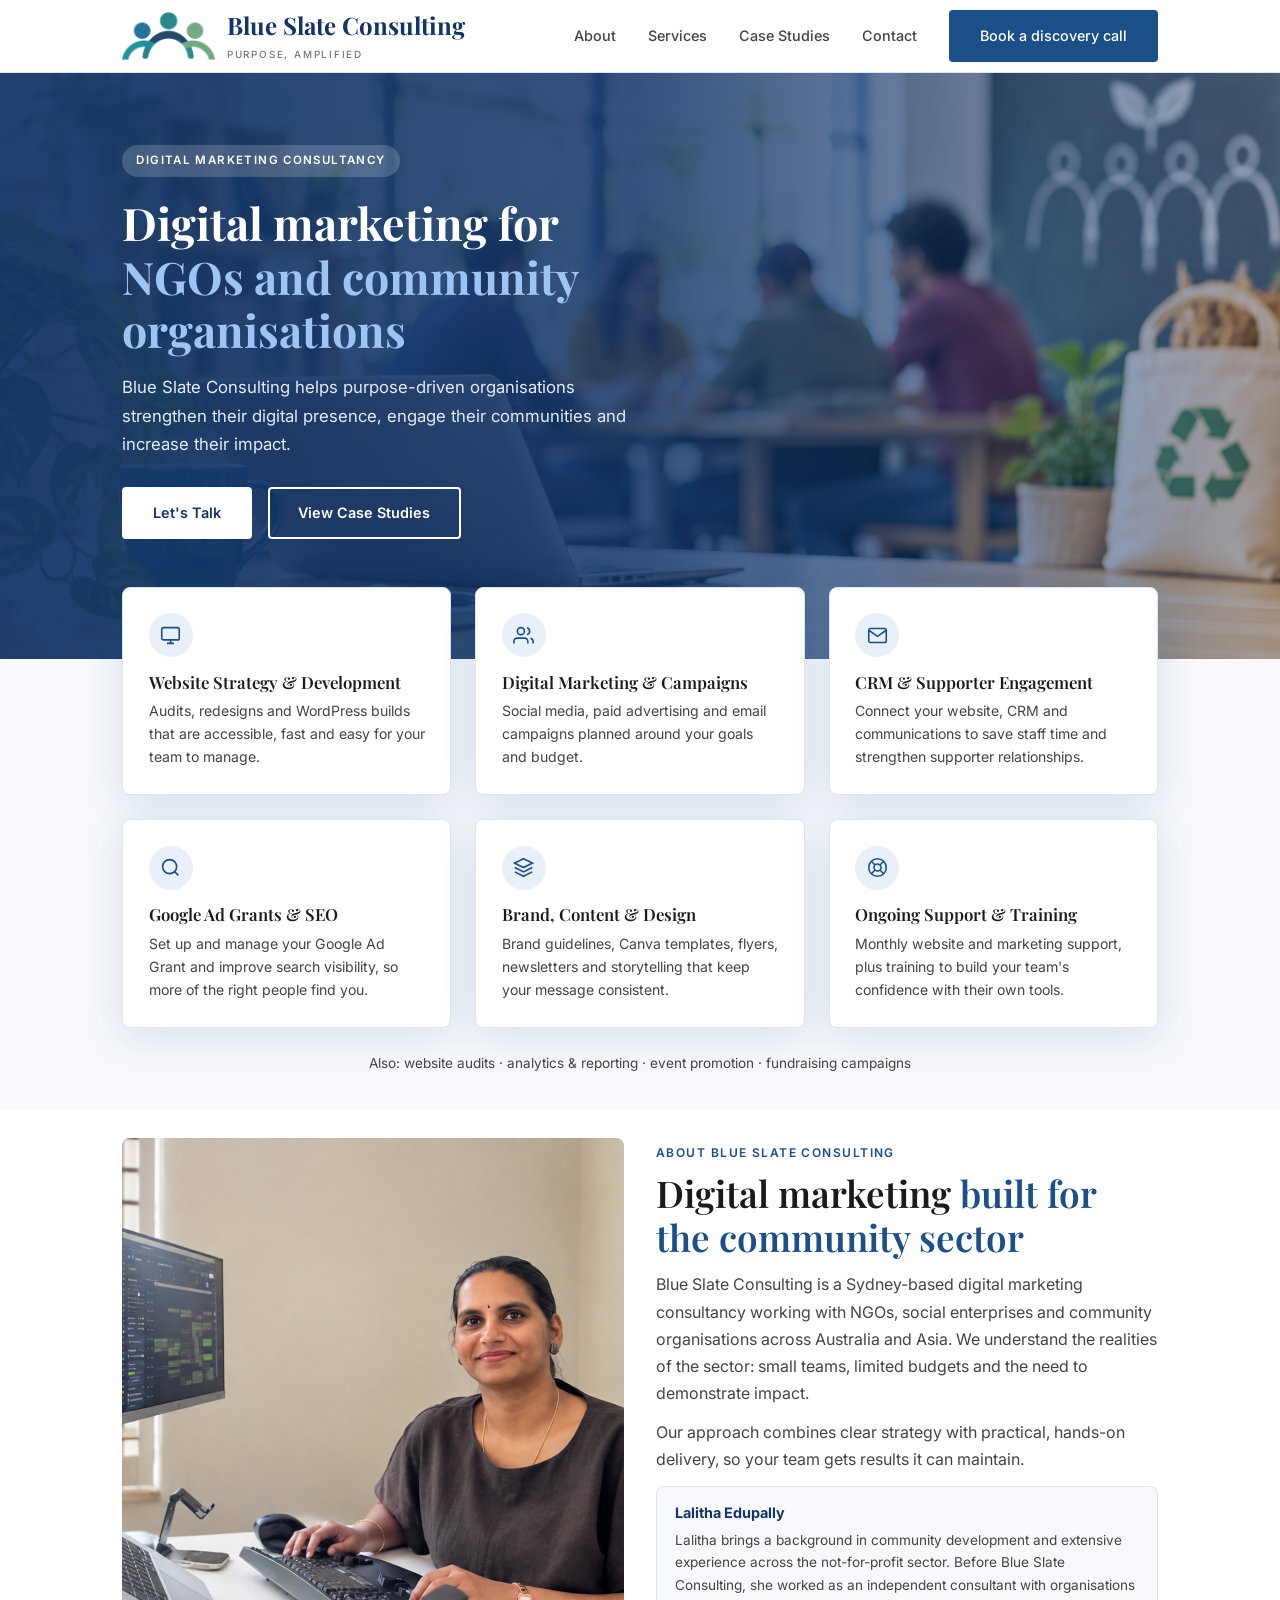
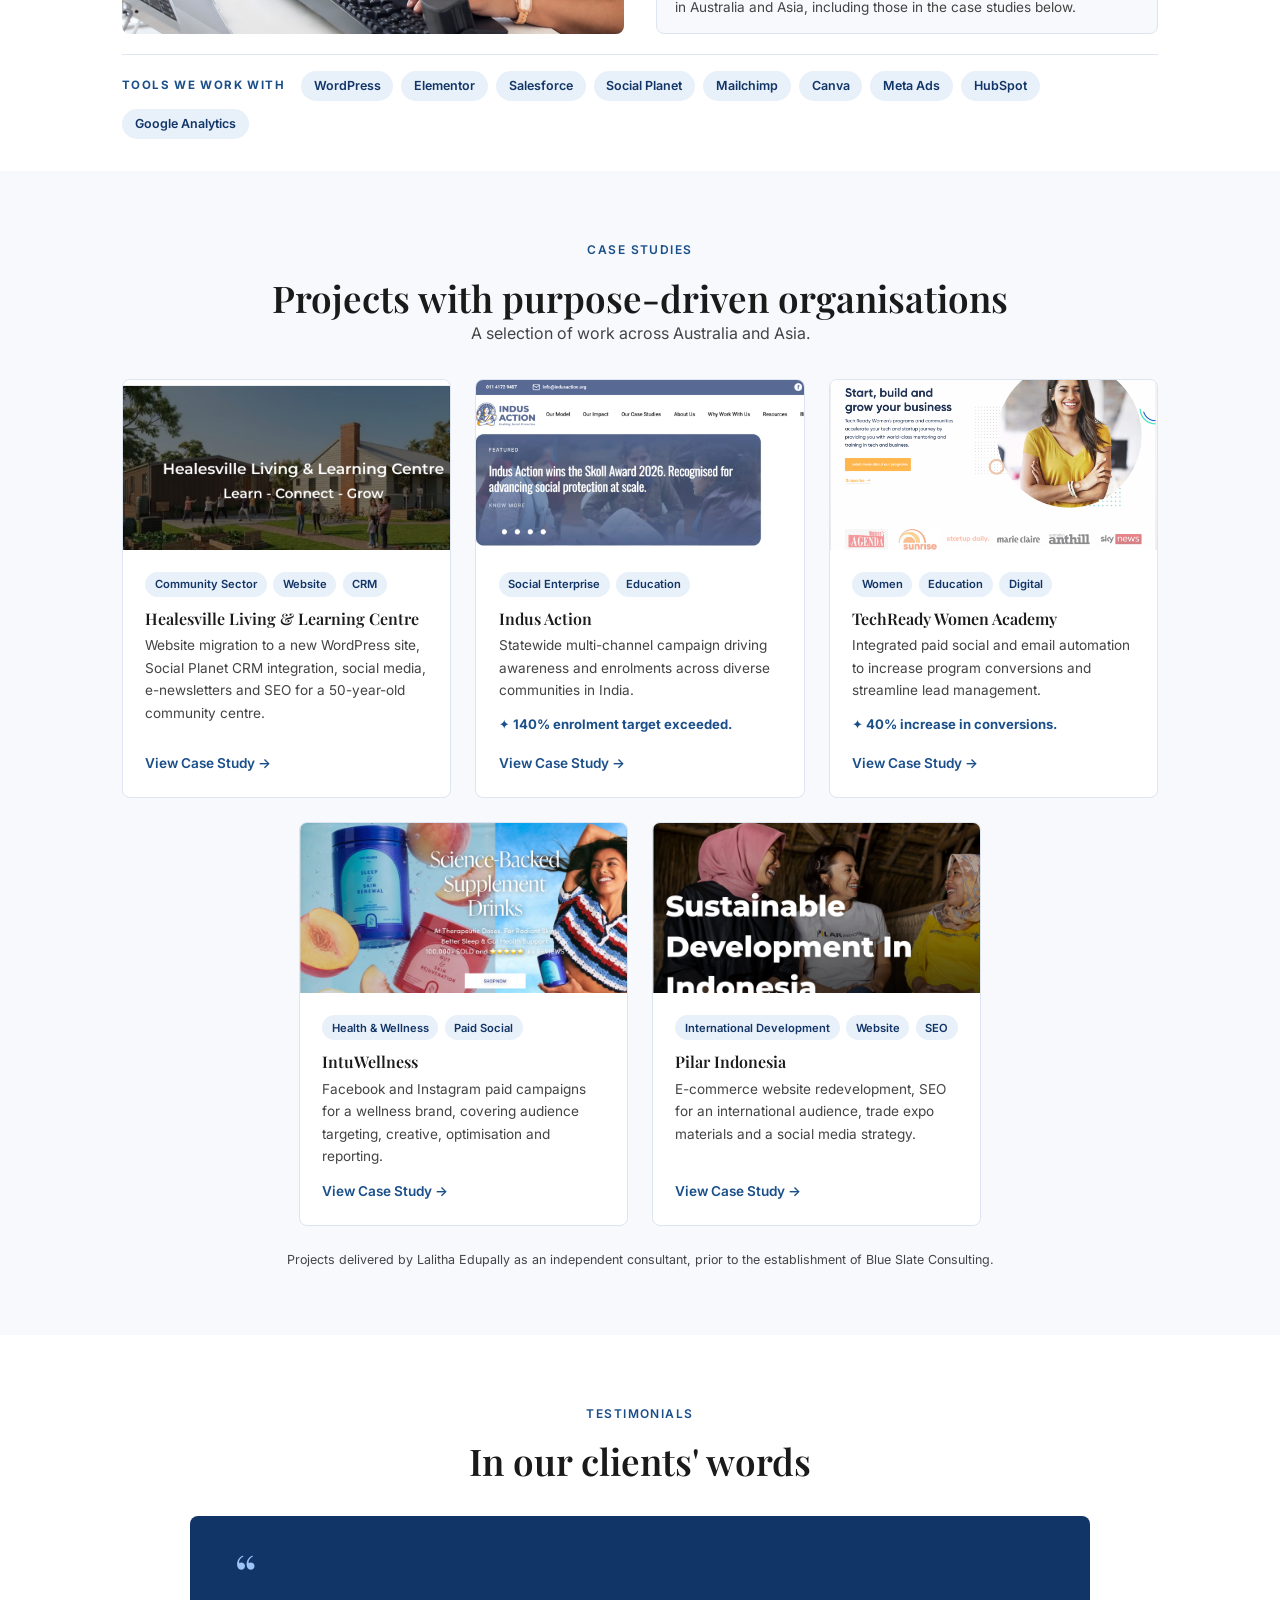
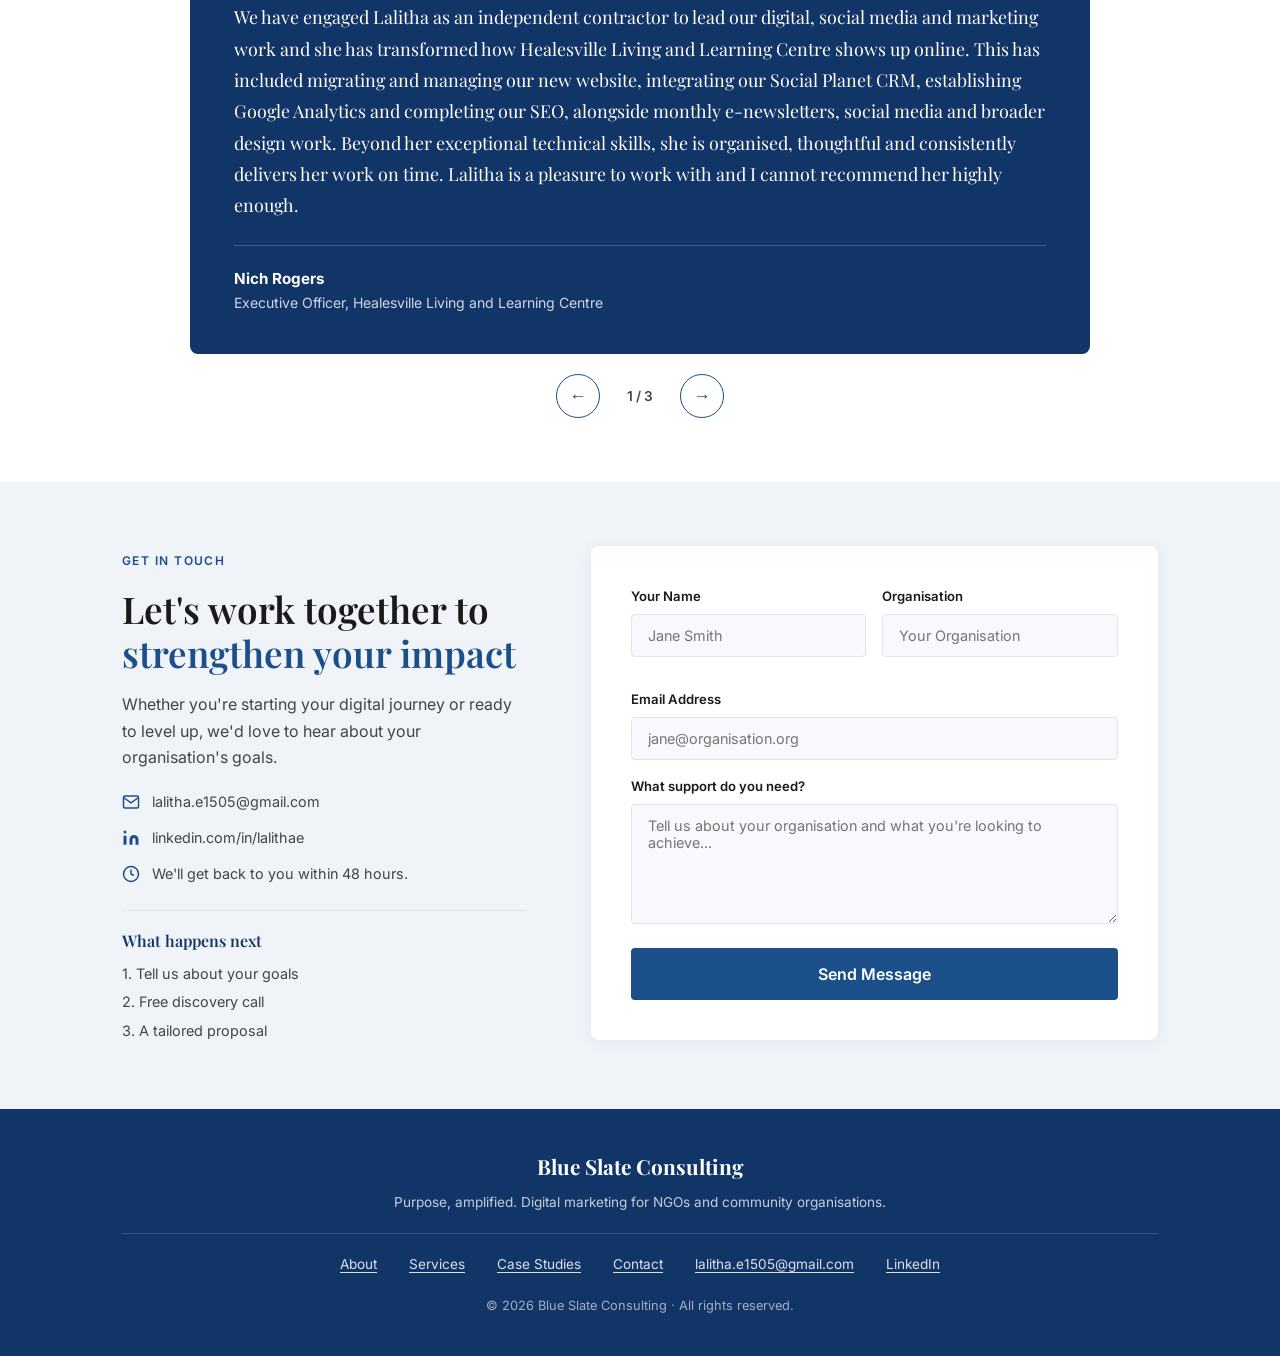
<file: index.html>
<!DOCTYPE html>
<html lang="en">
<head>
<meta charset="UTF-8" />
<meta name="viewport" content="width=device-width, initial-scale=1.0" />
<title>Blue Slate Consulting - Digital marketing for NGOs and community organisations</title>
<meta name="description" content="Blue Slate Consulting is a Sydney-based digital marketing consultancy for NGOs, social enterprises and community organisations." />
<link rel="preconnect" href="https://fonts.googleapis.com">
<link href="https://fonts.googleapis.com/css2?family=Playfair+Display:ital,wght@0,400;0,600;0,700;1,600&family=Inter:wght@300;400;500;600&display=swap" rel="stylesheet">
<style>
*,*::before,*::after{box-sizing:border-box;margin:0;padding:0}
html{scroll-behavior:smooth}
body{font-family:'Inter',system-ui,sans-serif;color:#1a1a1a;background:#fff;line-height:1.65;font-size:16px}
img{max-width:100%;display:block}
a{color:inherit;text-decoration:none}
ul{list-style:none}
:root{
--blue:#1a4f8a;--blue-dark:#123568;--blue-light:#e8f0f9;--blue-mid:#2261aa;
--text-mid:#444;--text-light:#777;--bg-light:#f7f9fc;--bg-cream:#f0f4f9;--border:#dde5f0;
--font-display:'Playfair Display',Georgia,serif;--radius:4px;--radius-lg:8px;
--shadow:0 2px 16px rgba(26,79,138,.08);--shadow-lg:0 8px 40px rgba(26,79,138,.15);--transition:0.22s ease}
h1,h2,h3,h4{font-family:var(--font-display);line-height:1.2;color:#1a1a1a}
h1{font-size:clamp(1.6rem,3.5vw,2.4rem);font-weight:700}
h2{font-size:clamp(1.6rem,3.5vw,2.3rem);font-weight:600}
h3{font-size:1.15rem;font-weight:600}
p{color:var(--text-mid)}
.container{max-width:1100px;margin:0 auto;padding:0 2rem}
.section{padding:64px 0}
.eyebrow{font-size:.75rem;font-weight:600;letter-spacing:.12em;text-transform:uppercase;color:var(--blue);display:inline-block;margin-bottom:1rem}
.blue{color:var(--blue)}
.text-center{text-align:center}
.grid-2{display:grid;grid-template-columns:1fr 1fr;gap:3rem;align-items:center}
.grid-3{display:grid;grid-template-columns:repeat(3,1fr);gap:1.5rem}
.btn{display:inline-block;padding:.75rem 1.8rem;border-radius:var(--radius);font-family:'Inter',sans-serif;font-size:.9rem;font-weight:600;cursor:pointer;border:2px solid transparent;transition:all var(--transition)}
.btn-primary{background:var(--blue);color:#fff !important;border-color:var(--blue)}
.btn-primary:hover{background:var(--blue-dark);border-color:var(--blue-dark)}

/* NAV */
nav{position:sticky;top:0;z-index:100;background:#fff;border-bottom:1px solid var(--border)}
.nav-inner{display:flex;align-items:center;justify-content:space-between;height:72px}
.logo{font-family:var(--font-display);font-size:1.5rem;font-weight:700;color:var(--blue-dark);line-height:1.1;display:flex;align-items:center;gap:.75rem}
.logo img{height:48px;width:auto}
.logo span{display:block;font-size:.62rem;font-family:'Inter',sans-serif;font-weight:500;letter-spacing:.18em;text-transform:uppercase;color:var(--text-light);margin-top:10px}
.nav-links{display:flex;gap:2rem;align-items:center}
.nav-links a{font-size:.9rem;font-weight:500;color:var(--text-mid);transition:color var(--transition)}
.nav-links a:hover{color:var(--blue)}
.nav-links a.btn-primary:hover{color:#fff}
.hamburger{display:none;flex-direction:column;gap:5px;cursor:pointer;padding:4px;background:none;border:none}
.hamburger span{display:block;width:24px;height:2px;background:#1a1a1a;border-radius:2px}

/* HERO */
.hero{position:relative}
.hero-bg{position:relative;display:flex;align-items:center;min-height:500px;background-size:cover;background-position:center;background-repeat:no-repeat}
.hero-overlay{position:absolute;inset:0;background:linear-gradient(90deg,rgba(18,53,104,.95) 0%,rgba(18,53,104,.85) 50%,rgba(18,53,104,.35) 100%)}
.hero-content{position:relative;z-index:1;width:100%;padding-top:72px;padding-bottom:120px}
.hero-label{display:inline-block;background:rgba(255,255,255,.18);color:#fff;font-size:.72rem;font-weight:600;letter-spacing:.12em;text-transform:uppercase;padding:.4rem .9rem;border-radius:2rem;margin-bottom:1.2rem}
.hero h1{color:#fff;max-width:560px;margin-bottom:1rem;font-size:clamp(1.9rem,4vw,2.8rem)}
.blue-light-text{color:#9CC4F5}
.hero-sub{color:#E3ECF8;font-size:1.05rem;line-height:1.7;max-width:520px;margin-bottom:1.75rem}
.hero-actions{display:flex;flex-wrap:wrap;gap:1rem}
.btn-white{background:#fff;color:var(--blue-dark);border-color:#fff}
.btn-white:hover{background:var(--blue-light);border-color:var(--blue-light)}
.btn-outline-white{background:transparent;color:#fff;border-color:#fff}
.btn-outline-white:hover{background:#fff;color:var(--blue-dark)}

/* SERVICES (cards overlap the hero) */
.services.section{position:relative;z-index:2;margin-top:-72px;padding:0 0 36px;background:linear-gradient(to bottom,transparent 72px,var(--bg-light) 72px)}
.service-card{background:#fff;border:1px solid var(--border);border-radius:var(--radius-lg);padding:1.6rem;box-shadow:var(--shadow-lg);transition:transform var(--transition)}
.service-card:hover{transform:translateY(-3px)}
.service-icon{width:44px;height:44px;background:var(--blue-light);border-radius:50%;display:flex;align-items:center;justify-content:center;margin-bottom:.9rem;color:var(--blue)}
.service-icon svg{width:21px;height:21px}
.service-card h3{margin-bottom:.45rem;font-size:1.05rem}
.service-card p{font-size:.88rem;line-height:1.65}
.services-also{text-align:center;font-size:.85rem;color:var(--text-mid);margin-top:1.5rem}

/* ABOUT */
.about{background:#fff}
.about.section{padding:28px 0 32px}
.about .grid-2{align-items:stretch;gap:2rem}
.about-photo{width:100%;height:100%;object-fit:cover;border-radius:8px}
.about-content .eyebrow{margin-bottom:.5rem}
.about-content h2{margin-bottom:.75rem}
.about-content p{margin-bottom:.75rem;line-height:1.7}
.founder-box{background:var(--bg-light);border:1px solid var(--border);border-radius:var(--radius-lg);padding:.9rem 1.1rem}
.founder-box strong{display:block;font-size:.9rem;color:var(--blue-dark);margin-bottom:.25rem}
.founder-box p{font-size:.85rem;line-height:1.65;margin:0}
.tools-row{display:flex;flex-wrap:wrap;align-items:center;gap:.5rem;margin-top:1.25rem;padding-top:1rem;border-top:1px solid var(--border)}
.tools-label{font-size:.72rem;font-weight:700;letter-spacing:.12em;text-transform:uppercase;color:var(--blue);margin-right:.5rem}
.tool-pill{background:var(--blue-light);color:var(--blue-dark);font-size:.78rem;font-weight:600;padding:.3rem .8rem;border-radius:2rem}

/* CASE STUDIES */
.casestudies{background:var(--bg-light)}
.casestudies-sub{color:var(--text-mid);margin-bottom:2rem}
.cs-grid{display:flex;flex-wrap:wrap;justify-content:center;gap:1.5rem}
.cs-card{flex:0 1 calc((100% - 3rem)/3);background:#fff;border:1px solid var(--border);border-radius:var(--radius-lg);overflow:hidden;transition:box-shadow var(--transition),transform var(--transition);display:flex;flex-direction:column}
.cs-card:hover{box-shadow:var(--shadow-lg);transform:translateY(-4px)}
.cs-thumb{height:170px;background:var(--blue-light)}
.cs-body{padding:1.4rem;flex:1;display:flex;flex-direction:column}
.cs-tags{display:flex;flex-wrap:wrap;gap:.4rem;margin-bottom:.75rem}
.cs-tag{background:var(--blue-light);color:var(--blue-dark);font-size:.7rem;font-weight:600;padding:.2rem .6rem;border-radius:2rem}
.cs-body h3{font-size:1rem;margin-bottom:.4rem}
.cs-body p{font-size:.85rem;margin-bottom:.8rem;flex:1}
.cs-result{font-size:.82rem;font-weight:700;color:var(--blue);margin-bottom:1rem}
.cs-link{font-size:.85rem;font-weight:600;color:var(--blue);display:inline-flex;align-items:center;gap:.3rem;transition:gap var(--transition)}
.cs-link:hover{gap:.6rem}
.cs-note{text-align:center;font-size:.78rem;color:var(--text-mid);margin-top:1.5rem}

/* TESTIMONIALS */
.testimonials{background:#fff}
.testimonials h2{margin-bottom:2rem}
.t-slides{display:grid;max-width:900px;margin:0 auto}
.t-slide{grid-area:1/1;display:flex;flex-direction:column;justify-content:center;background:var(--blue-dark);border-radius:var(--radius-lg);padding:2.5rem 2.75rem;visibility:hidden;opacity:0;transition:opacity .3s ease}
.t-slide.active{visibility:visible;opacity:1}
.t-nav{display:flex;align-items:center;justify-content:center;gap:1rem;margin-top:1.25rem}
.t-arrow{width:44px;height:44px;border-radius:50%;border:1.5px solid var(--blue);background:#fff;color:var(--blue);font-size:1.1rem;cursor:pointer;transition:all var(--transition)}
.t-arrow:hover,.t-arrow:focus-visible{background:var(--blue);color:#fff}
.t-count{font-size:.85rem;font-weight:600;color:var(--text-mid);min-width:3rem;text-align:center}
.t-slide blockquote{font-family:var(--font-display);font-size:1.12rem;line-height:1.75;color:#fff}
.t-slide blockquote::before{content:'\201C';display:block;font-size:3.5rem;line-height:.6;color:#9CC4F5;margin-bottom:.75rem}
.t-slide figcaption{margin-top:1.5rem;padding-top:1.25rem;border-top:1px solid rgba(255,255,255,.2);font-size:.88rem;color:rgba(255,255,255,.8)}
.t-slide figcaption strong{display:block;color:#fff;font-size:.95rem}

/* CONTACT */
.contact{background:var(--bg-cream)}
.contact-grid{display:grid;grid-template-columns:1fr 1.4fr;gap:4rem;align-items:start}
.contact-info h2{margin-bottom:1rem}
.contact-info p{margin-bottom:1.25rem}
.contact-detail{display:flex;align-items:center;gap:.75rem;margin-bottom:.75rem;font-size:.9rem;color:var(--text-mid)}
.contact-detail svg{color:var(--blue);flex-shrink:0}
.next-steps{margin-top:1.5rem;padding-top:1.25rem;border-top:1px solid var(--border)}
.next-steps h3{font-size:1rem;margin-bottom:.6rem;color:var(--blue-dark)}
.next-steps li{font-size:.9rem;color:var(--text-mid);padding:.15rem 0}
.contact-form{background:#fff;border-radius:var(--radius-lg);padding:2.5rem;box-shadow:var(--shadow)}
.form-row{display:grid;grid-template-columns:1fr 1fr;gap:1rem;margin-bottom:1rem}
.form-group{margin-bottom:1rem}
.form-group label{display:block;font-size:.82rem;font-weight:600;margin-bottom:.4rem}
.form-group input,.form-group textarea{width:100%;padding:.75rem 1rem;border:1.5px solid var(--border);border-radius:var(--radius);font-family:'Inter',sans-serif;font-size:.9rem;color:#1a1a1a;background:var(--bg-light);transition:border-color var(--transition);outline:none}
.form-group input:focus,.form-group textarea:focus{border-color:var(--blue);background:#fff}
.form-group textarea{resize:vertical;min-height:120px}
.form-submit{width:100%;padding:.9rem;font-size:1rem}

/* FOOTER */
footer{background:var(--blue-dark);color:#fff;padding:2.5rem 0;text-align:center;font-size:.88rem}
footer p{color:#fff}
.footer-logo{font-family:var(--font-display);font-size:1.3rem;font-weight:700;color:#fff;margin-bottom:.5rem}
.footer-tagline{color:rgba(255,255,255,.75);font-size:.85rem;margin-bottom:1rem}
.footer-links{display:flex;justify-content:center;gap:2rem;flex-wrap:wrap;margin-top:.75rem}
.footer-links a{color:rgba(255,255,255,.85);font-size:.85rem;text-decoration:underline;text-underline-offset:3px}
.footer-links a:hover{color:#fff}
.footer-divider{border:none;border-top:1px solid rgba(255,255,255,.15);margin:1.2rem 0}

/* MOBILE */
@media(max-width:900px){
.cs-card{flex-basis:calc((100% - 1.5rem)/2)}
}
@media(max-width:768px){
.hamburger{display:flex}
.nav-links{display:none;position:fixed;top:72px;left:0;right:0;background:#fff;flex-direction:column;padding:1.5rem 2rem;border-bottom:1px solid var(--border);gap:1.2rem;box-shadow:var(--shadow)}
.nav-links.open{display:flex}
.nav-links .btn{width:100%;text-align:center}
.grid-2,.grid-3,.contact-grid,.form-row{grid-template-columns:1fr}
.t-slide{padding:1.75rem 1.5rem}
.about.section{padding:24px 0 28px}
.about-photo{height:auto;max-height:340px}
.t-slide blockquote{font-size:1rem}
.cs-card{flex-basis:100%}
.hero-bg{min-height:auto}
.hero-overlay{background:rgba(18,53,104,.88)}
.hero-content{padding-top:56px;padding-bottom:104px}
.section{padding:48px 0}
}
</style>
</head>
<body>

<nav>
<div class="container nav-inner">
<a href="#" class="logo"><img src="/assets/images/logo-icon.png" alt="Blue Slate Consulting logo"><div>Blue Slate Consulting<br><span>Purpose, amplified</span></div></a>
<div class="nav-links" id="navLinks">
<a href="#about">About</a>
<a href="#services">Services</a>
<a href="#casestudies">Case Studies</a>
<a href="#contact">Contact</a>
<a href="#contact" class="btn btn-primary">Book a discovery call</a>
</div>
<button class="hamburger" id="hamburger" aria-label="Menu"><span></span><span></span><span></span></button>
</div>
</nav>

<!-- HERO -->
<section class="hero">
<div class="hero-bg" style="background-image:url(/assets/images/hero-workspace.png)">
<div class="hero-overlay"></div>
<div class="container hero-content">
<span class="hero-label">Digital Marketing Consultancy</span>
<h1>Digital marketing for<br><span class="blue-light-text">NGOs and community<br>organisations</span></h1>
<p class="hero-sub">Blue Slate Consulting helps purpose-driven organisations strengthen their digital presence, engage their communities and increase their impact.</p>
<div class="hero-actions">
<a href="#contact" class="btn btn-white">Let's Talk</a>
<a href="#casestudies" class="btn btn-outline-white">View Case Studies</a>
</div>
</div>
</div>
</section>

<!-- SERVICES -->
<section class="services section" id="services">
<div class="container">
<div class="grid-3">
<div class="service-card">
<div class="service-icon"><svg fill="none" stroke="currentColor" viewBox="0 0 24 24" stroke-width="1.8"><rect x="2" y="3" width="20" height="14" rx="2"/><path d="M8 21h8M12 17v4"/></svg></div>
<h3>Website Strategy &amp; Development</h3>
<p>Audits, redesigns and WordPress builds that are accessible, fast and easy for your team to manage.</p>
</div>
<div class="service-card">
<div class="service-icon"><svg fill="none" stroke="currentColor" viewBox="0 0 24 24" stroke-width="1.8"><path d="M17 21v-2a4 4 0 0 0-4-4H5a4 4 0 0 0-4 4v2"/><circle cx="9" cy="7" r="4"/><path d="M23 21v-2a4 4 0 0 0-3-3.87M16 3.13a4 4 0 0 1 0 7.75"/></svg></div>
<h3>Digital Marketing &amp; Campaigns</h3>
<p>Social media, paid advertising and email campaigns planned around your goals and budget.</p>
</div>
<div class="service-card">
<div class="service-icon"><svg fill="none" stroke="currentColor" viewBox="0 0 24 24" stroke-width="1.8"><path d="M4 4h16c1.1 0 2 .9 2 2v12c0 1.1-.9 2-2 2H4c-1.1 0-2-.9-2-2V6c0-1.1.9-2 2-2z"/><polyline points="22,6 12,13 2,6"/></svg></div>
<h3>CRM &amp; Supporter Engagement</h3>
<p>Connect your website, CRM and communications to save staff time and strengthen supporter relationships.</p>
</div>
<div class="service-card">
<div class="service-icon"><svg fill="none" stroke="currentColor" viewBox="0 0 24 24" stroke-width="1.8"><circle cx="11" cy="11" r="8"/><line x1="21" y1="21" x2="16.65" y2="16.65"/></svg></div>
<h3>Google Ad Grants &amp; SEO</h3>
<p>Set up and manage your Google Ad Grant and improve search visibility, so more of the right people find you.</p>
</div>
<div class="service-card">
<div class="service-icon"><svg fill="none" stroke="currentColor" viewBox="0 0 24 24" stroke-width="1.8"><polygon points="12 2 2 7 12 12 22 7 12 2"/><polyline points="2 17 12 22 22 17"/><polyline points="2 12 12 17 22 12"/></svg></div>
<h3>Brand, Content &amp; Design</h3>
<p>Brand guidelines, Canva templates, flyers, newsletters and storytelling that keep your message consistent.</p>
</div>
<div class="service-card">
<div class="service-icon"><svg fill="none" stroke="currentColor" viewBox="0 0 24 24" stroke-width="1.8"><circle cx="12" cy="12" r="10"/><circle cx="12" cy="12" r="4"/><path d="M4.93 4.93l4.24 4.24M14.83 9.17l4.24-4.24M14.83 14.83l4.24 4.24M9.17 14.83l-4.24 4.24"/></svg></div>
<h3>Ongoing Support &amp; Training</h3>
<p>Monthly website and marketing support, plus training to build your team's confidence with their own tools.</p>
</div>
</div>
<p class="services-also">Also: website audits · analytics &amp; reporting · event promotion · fundraising campaigns</p>
</div>
</section>

<!-- ABOUT -->
<section class="about section" id="about">
<div class="container">
<div class="grid-2">
<img src="assets/images/about-pic.png" alt="Lalitha Edupally of Blue Slate Consulting" class="about-photo" />
<div class="about-content">
<span class="eyebrow">About Blue Slate Consulting</span>
<h2>Digital marketing <span class="blue">built for the community sector</span></h2>
<p>Blue Slate Consulting is a Sydney-based digital marketing consultancy working with NGOs, social enterprises and community organisations across Australia and Asia. We understand the realities of the sector: small teams, limited budgets and the need to demonstrate impact.</p>
<p>Our approach combines clear strategy with practical, hands-on delivery, so your team gets results it can maintain.</p>
<div class="founder-box">
<strong>Lalitha Edupally</strong>
<p>Lalitha brings a background in community development and extensive experience across the not-for-profit sector. Before Blue Slate Consulting, she worked as an independent consultant with organisations in Australia and Asia, including those in the case studies below.</p>
</div>
</div>
</div>
<div class="tools-row">
<span class="tools-label">Tools we work with</span>
<span class="tool-pill">WordPress</span>
<span class="tool-pill">Elementor</span>
<span class="tool-pill">Salesforce</span>
<span class="tool-pill">Social Planet</span>
<span class="tool-pill">Mailchimp</span>
<span class="tool-pill">Canva</span>
<span class="tool-pill">Meta Ads</span>
<span class="tool-pill">HubSpot</span>
<span class="tool-pill">Google Analytics</span>
</div>
</div>
</section>

<!-- CASE STUDIES -->
<section class="casestudies section" id="casestudies">
<div class="container">
<div class="text-center">
<span class="eyebrow">Case Studies</span>
<h2>Projects with purpose-driven organisations</h2>
<p class="casestudies-sub">A selection of work across Australia and Asia.</p>
</div>
<div class="cs-grid">
<div class="cs-card">
<div class="cs-thumb"><img src="assets/images/hllc.jpg" alt="Healesville Living &amp; Learning Centre" style="width:100%;height:100%;object-fit:cover;"></div>
<div class="cs-body">
<div class="cs-tags"><span class="cs-tag">Community Sector</span><span class="cs-tag">Website</span><span class="cs-tag">CRM</span></div>
<h3>Healesville Living &amp; Learning Centre</h3>
<p>Website migration to a new WordPress site, Social Planet CRM integration, social media, e-newsletters and SEO for a 50-year-old community centre.</p>
<a href="hllc.html" class="cs-link">View Case Study →</a>
</div>
</div>
<div class="cs-card">
<div class="cs-thumb"><img src="assets/images/indus.jpg" alt="Indus Action" style="width:100%;height:100%;object-fit:cover;"></div>
<div class="cs-body">
<div class="cs-tags"><span class="cs-tag">Social Enterprise</span><span class="cs-tag">Education</span></div>
<h3>Indus Action</h3>
<p>Statewide multi-channel campaign driving awareness and enrolments across diverse communities in India.</p>
<div class="cs-result">✦ 140% enrolment target exceeded.</div>
<a href="indus-action.html" class="cs-link">View Case Study →</a>
</div>
</div>
<div class="cs-card">
<div class="cs-thumb"><img src="assets/images/techready.jpg" alt="TechReady Women Academy" style="width:100%;height:100%;object-fit:cover;"></div>
<div class="cs-body">
<div class="cs-tags"><span class="cs-tag">Women</span><span class="cs-tag">Education</span><span class="cs-tag">Digital</span></div>
<h3>TechReady Women Academy</h3>
<p>Integrated paid social and email automation to increase program conversions and streamline lead management.</p>
<div class="cs-result">✦ 40% increase in conversions.</div>
<a href="techready-women.html" class="cs-link">View Case Study →</a>
</div>
</div>
<div class="cs-card">
<div class="cs-thumb"><img src="assets/images/intuwellness.jpg" alt="IntuWellness" style="width:100%;height:100%;object-fit:cover;"></div>
<div class="cs-body">
<div class="cs-tags"><span class="cs-tag">Health &amp; Wellness</span><span class="cs-tag">Paid Social</span></div>
<h3>IntuWellness</h3>
<p>Facebook and Instagram paid campaigns for a wellness brand, covering audience targeting, creative, optimisation and reporting.</p>
<a href="intuwellness.html" class="cs-link">View Case Study →</a>
</div>
</div>
<div class="cs-card">
<div class="cs-thumb"><img src="assets/images/pilar.jpg" alt="Pilar Indonesia" style="width:100%;height:100%;object-fit:cover;"></div>
<div class="cs-body">
<div class="cs-tags"><span class="cs-tag">International Development</span><span class="cs-tag">Website</span><span class="cs-tag">SEO</span></div>
<h3>Pilar Indonesia</h3>
<p>E-commerce website redevelopment, SEO for an international audience, trade expo materials and a social media strategy.</p>
<a href="pilar-indonesia.html" class="cs-link">View Case Study →</a>
</div>
</div>
</div>
<p class="cs-note">Projects delivered by Lalitha Edupally as an independent consultant, prior to the establishment of Blue Slate Consulting.</p>
</div>
</section>

<!-- TESTIMONIALS -->
<section class="testimonials section" id="testimonials">
<div class="container">
<div class="text-center">
<span class="eyebrow">Testimonials</span>
<h2>In our clients' words</h2>
</div>
<div class="t-slider" id="tSlider">
<div class="t-slides" aria-live="polite">
<figure class="t-slide active">
<blockquote>We have engaged Lalitha as an independent contractor to lead our digital, social media and marketing work and she has transformed how Healesville Living and Learning Centre shows up online. This has included migrating and managing our new website, integrating our Social Planet CRM, establishing Google Analytics and completing our SEO, alongside monthly e-newsletters, social media and broader design work. Beyond her exceptional technical skills, she is organised, thoughtful and consistently delivers her work on time. Lalitha is a pleasure to work with and I cannot recommend her highly enough.</blockquote>
<figcaption><strong>Nich Rogers</strong>Executive Officer, Healesville Living and Learning Centre</figcaption>
</figure>
<figure class="t-slide">
<blockquote>The campaign was a huge success. Lalitha understood our goals and delivered beyond expectations.</blockquote>
<figcaption><strong>Shiv.Ra</strong>South Zone Director, Indus Action</figcaption>
</figure>
<figure class="t-slide">
<blockquote>Her skills greatly contributed to transforming many aspects of our business &hellip; She is a dedicated, forward-thinking professional who brings both expertise and passion to the table.</blockquote>
<figcaption><strong>Indra Wardhani</strong>Founder and CEO, Pilar Indonesia Group</figcaption>
</figure>
</div>
<div class="t-nav">
<button type="button" class="t-arrow" id="tPrev" aria-label="Previous testimonial">&larr;</button>
<span class="t-count" id="tCount">1 / 3</span>
<button type="button" class="t-arrow" id="tNext" aria-label="Next testimonial">&rarr;</button>
</div>
</div>
</div>
</section>

<!-- CONTACT -->
<section class="contact section" id="contact">
<div class="container">
<div class="contact-grid">
<div class="contact-info">
<span class="eyebrow">Get in Touch</span>
<h2>Let's work together to <span class="blue">strengthen your impact</span></h2>
<p>Whether you're starting your digital journey or ready to level up, we'd love to hear about your organisation's goals.</p>
<div class="contact-detail">
<svg width="18" height="18" fill="none" stroke="currentColor" viewBox="0 0 24 24" stroke-width="2"><path d="M4 4h16c1.1 0 2 .9 2 2v12c0 1.1-.9 2-2 2H4c-1.1 0-2-.9-2-2V6c0-1.1.9-2 2-2z"/><polyline points="22,6 12,13 2,6"/></svg>
<a href="mailto:lalitha.e1505@gmail.com">lalitha.e1505@gmail.com</a>
</div>
<div class="contact-detail">
<svg width="18" height="18" fill="currentColor" viewBox="0 0 24 24"><path d="M16 8a6 6 0 0 1 6 6v7h-4v-7a2 2 0 0 0-2-2 2 2 0 0 0-2 2v7h-4v-7a6 6 0 0 1 6-6z"/><rect x="2" y="9" width="4" height="12"/><circle cx="4" cy="4" r="2"/></svg>
<a href="https://linkedin.com/in/lalithae/" target="_blank" rel="noopener">linkedin.com/in/lalithae</a>
</div>
<div class="contact-detail">
<svg width="18" height="18" fill="none" stroke="currentColor" viewBox="0 0 24 24" stroke-width="2"><circle cx="12" cy="12" r="10"/><polyline points="12 6 12 12 16 14"/></svg>
<span>We'll get back to you within 48 hours.</span>
</div>
<div class="next-steps">
<h3>What happens next</h3>
<ul>
<li>1. Tell us about your goals</li>
<li>2. Free discovery call</li>
<li>3. A tailored proposal</li>
</ul>
</div>
</div>
<div class="contact-form">
<form action="https://formspree.io/f/mljbdljo" method="POST">
<div class="form-row">
<div class="form-group"><label for="name">Your Name</label><input type="text" id="name" name="name" placeholder="Jane Smith" required /></div>
<div class="form-group"><label for="org">Organisation</label><input type="text" id="org" name="organisation" placeholder="Your Organisation" /></div>
</div>
<div class="form-group"><label for="email">Email Address</label><input type="email" id="email" name="email" placeholder="jane@organisation.org" required /></div>
<div class="form-group"><label for="support">What support do you need?</label><textarea id="support" name="message" placeholder="Tell us about your organisation and what you're looking to achieve..."></textarea></div>
<button type="submit" class="btn btn-primary form-submit">Send Message</button>
</form>
</div>
</div>
</div>
</section>

<!-- FOOTER -->
<footer>
<div class="container">
<div class="footer-logo">Blue Slate Consulting</div>
<div class="footer-tagline">Purpose, amplified. Digital marketing for NGOs and community organisations.</div>
<hr class="footer-divider">
<div class="footer-links">
<a href="#about">About</a>
<a href="#services">Services</a>
<a href="#casestudies">Case Studies</a>
<a href="#contact">Contact</a>
<a href="mailto:lalitha.e1505@gmail.com">lalitha.e1505@gmail.com</a>
<a href="https://linkedin.com/in/lalithae/" target="_blank" rel="noopener">LinkedIn</a>
</div>
<!-- Add your ABN and a Privacy Policy link on the next line when ready -->
<p style="margin-top:1.2rem;color:rgba(255,255,255,.6);font-size:.8rem;">© 2026 Blue Slate Consulting · All rights reserved.</p>
</div>
</footer>

<script>
const hamburger=document.getElementById('hamburger');
const navLinks=document.getElementById('navLinks');
hamburger.addEventListener('click',()=>navLinks.classList.toggle('open'));
navLinks.querySelectorAll('a').forEach(a=>a.addEventListener('click',()=>navLinks.classList.remove('open')));
const tSlides=document.querySelectorAll('#tSlider .t-slide');
const tCount=document.getElementById('tCount');
let tIndex=0;
function showSlide(i){
tIndex=(i+tSlides.length)%tSlides.length;
tSlides.forEach((s,n)=>{s.classList.toggle('active',n===tIndex);s.setAttribute('aria-hidden',n!==tIndex);});
tCount.textContent=(tIndex+1)+' / '+tSlides.length;
}
document.getElementById('tPrev').addEventListener('click',()=>showSlide(tIndex-1));
document.getElementById('tNext').addEventListener('click',()=>showSlide(tIndex+1));
showSlide(0);
</script>
</body>
</html>
</file>
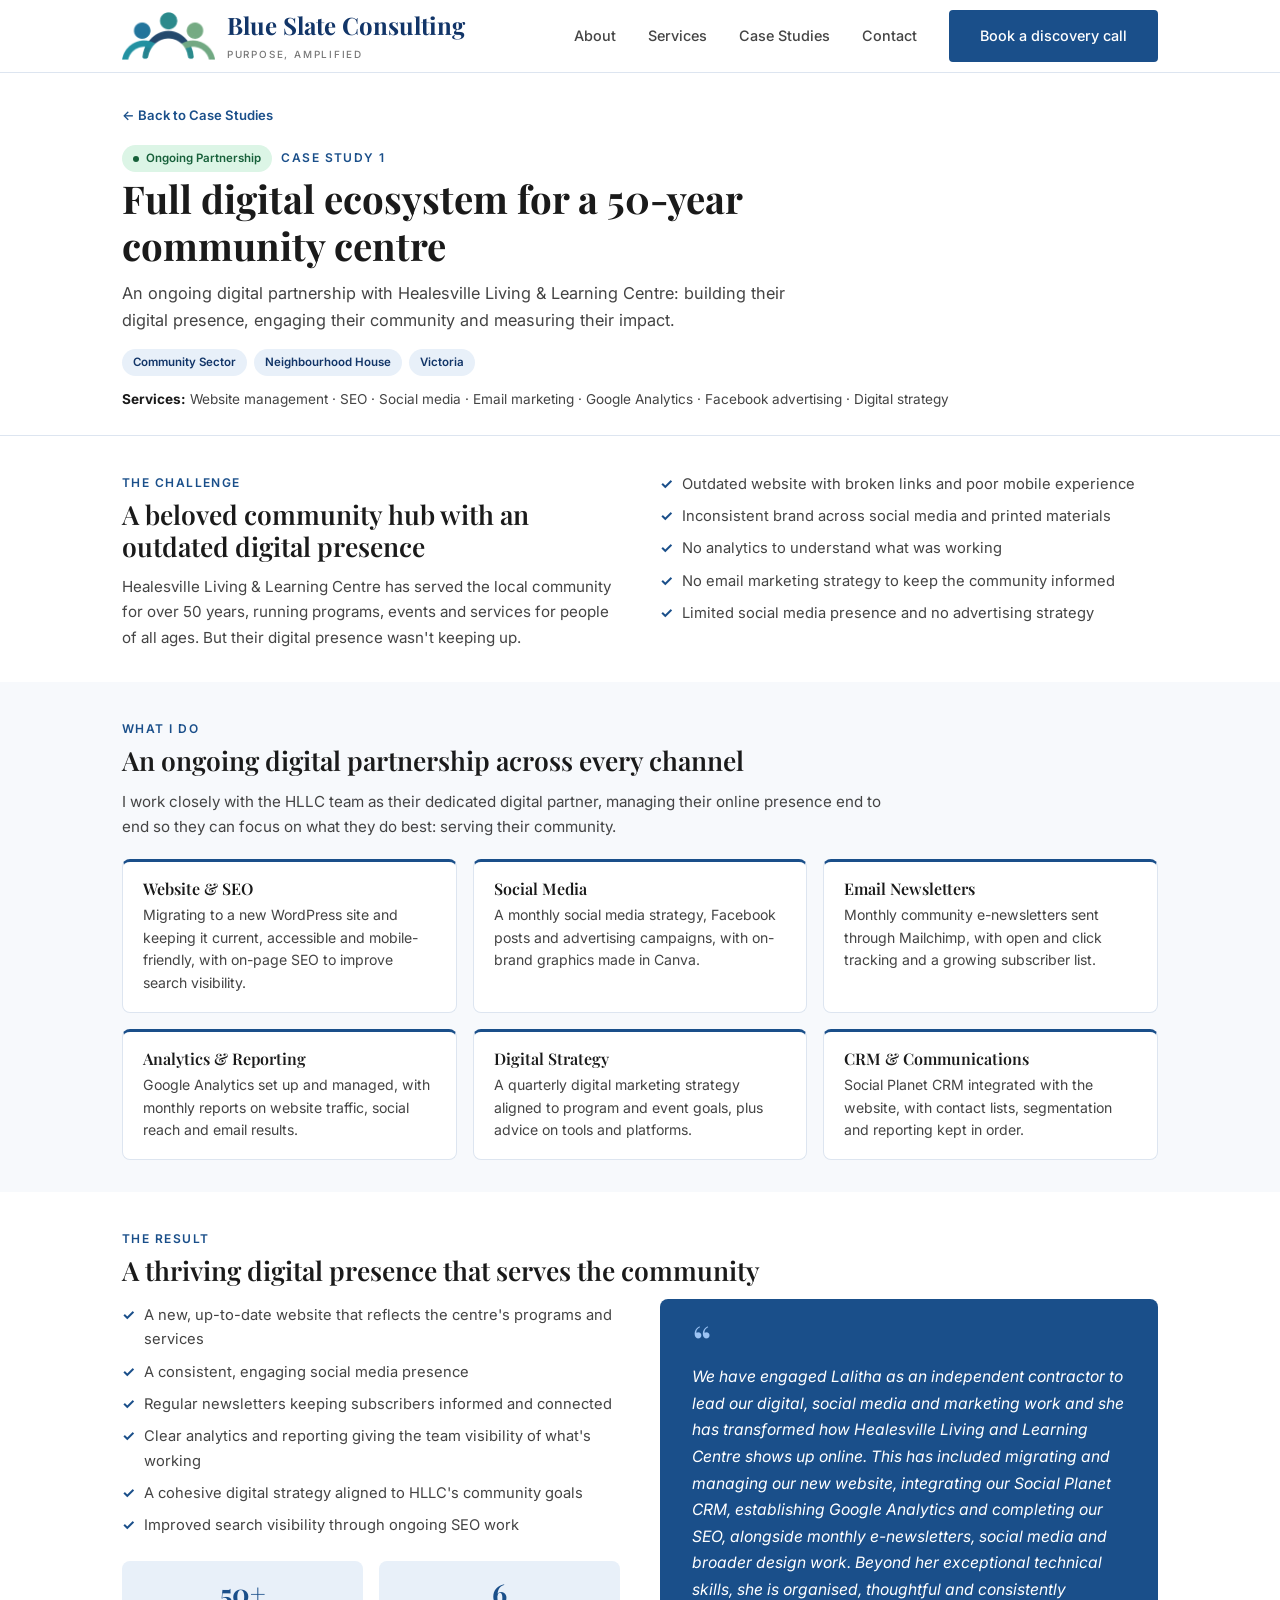
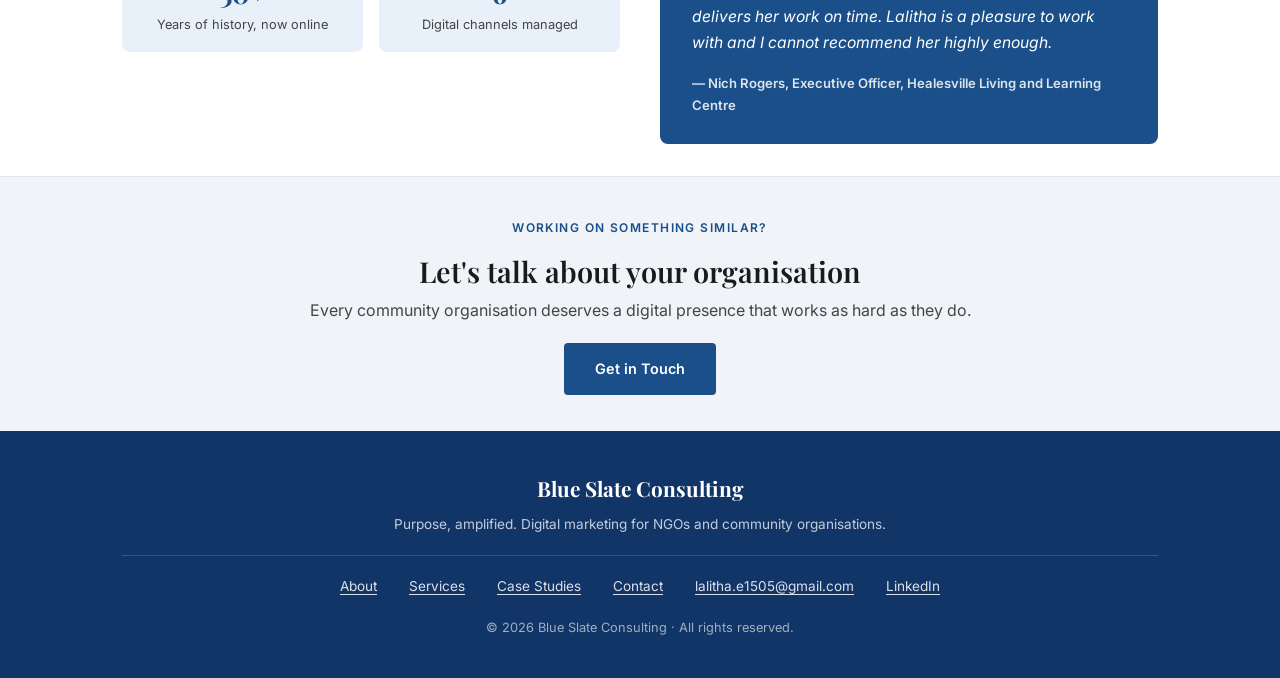
<file: hllc.html>
<!DOCTYPE html>
<html lang="en">
<head>
<meta charset="UTF-8" />
<meta name="viewport" content="width=device-width, initial-scale=1.0" />
<title>Healesville Living &amp; Learning Centre case study - Blue Slate Consulting</title>
<meta name="description" content="Case study: an ongoing digital partnership with Healesville Living &amp; Learning Centre covering website, SEO, social media, email, analytics and CRM." />
<link rel="preconnect" href="https://fonts.googleapis.com">
<link href="https://fonts.googleapis.com/css2?family=Playfair+Display:ital,wght@0,400;0,600;0,700;1,600&family=Inter:wght@300;400;500;600&display=swap" rel="stylesheet">
<style>
*,*::before,*::after{box-sizing:border-box;margin:0;padding:0}
html{scroll-behavior:smooth}
body{font-family:'Inter',system-ui,sans-serif;color:#1a1a1a;background:#fff;line-height:1.65;font-size:16px}
img{max-width:100%;display:block}
a{color:inherit;text-decoration:none}
ul{list-style:none}
:root{
--blue:#1a4f8a;--blue-dark:#123568;--blue-light:#e8f0f9;--blue-mid:#2261aa;
--text-mid:#444;--text-light:#777;--bg-light:#f7f9fc;--bg-cream:#f0f4f9;--border:#dde5f0;
--font-display:'Playfair Display',Georgia,serif;--radius:4px;--radius-lg:8px;
--shadow:0 2px 16px rgba(26,79,138,.08);--shadow-lg:0 8px 40px rgba(26,79,138,.15);--transition:0.22s ease}
h1,h2,h3,h4{font-family:var(--font-display);line-height:1.2;color:#1a1a1a}
h1{font-size:clamp(1.6rem,3.5vw,2.4rem);font-weight:700}
h2{font-size:clamp(1.6rem,3.5vw,2.3rem);font-weight:600}
h3{font-size:1.15rem;font-weight:600}
p{color:var(--text-mid)}
.container{max-width:1100px;margin:0 auto;padding:0 2rem}
.section{padding:64px 0}
.eyebrow{font-size:.75rem;font-weight:600;letter-spacing:.12em;text-transform:uppercase;color:var(--blue);display:inline-block;margin-bottom:1rem}
.blue{color:var(--blue)}
.text-center{text-align:center}
.grid-2{display:grid;grid-template-columns:1fr 1fr;gap:3rem;align-items:center}
.grid-3{display:grid;grid-template-columns:repeat(3,1fr);gap:1.5rem}
.btn{display:inline-block;padding:.75rem 1.8rem;border-radius:var(--radius);font-family:'Inter',sans-serif;font-size:.9rem;font-weight:600;cursor:pointer;border:2px solid transparent;transition:all var(--transition)}
.btn-primary{background:var(--blue);color:#fff !important;border-color:var(--blue)}
.btn-primary:hover{background:var(--blue-dark);border-color:var(--blue-dark)}

/* NAV */
nav{position:sticky;top:0;z-index:100;background:#fff;border-bottom:1px solid var(--border)}
.nav-inner{display:flex;align-items:center;justify-content:space-between;height:72px}
.logo{font-family:var(--font-display);font-size:1.5rem;font-weight:700;color:var(--blue-dark);line-height:1.1;display:flex;align-items:center;gap:.75rem}
.logo img{height:48px;width:auto}
.logo span{display:block;font-size:.62rem;font-family:'Inter',sans-serif;font-weight:500;letter-spacing:.18em;text-transform:uppercase;color:var(--text-light);margin-top:10px}
.nav-links{display:flex;gap:2rem;align-items:center}
.nav-links a{font-size:.9rem;font-weight:500;color:var(--text-mid);transition:color var(--transition)}
.nav-links a:hover{color:var(--blue)}
.nav-links a.btn-primary:hover{color:#fff}
.hamburger{display:none;flex-direction:column;gap:5px;cursor:pointer;padding:4px;background:none;border:none}
.hamburger span{display:block;width:24px;height:2px;background:#1a1a1a;border-radius:2px}


/* CASE STUDY PAGE */
.cs-hero{padding:28px 0 24px;border-bottom:1px solid var(--border)}
.back-link{display:inline-block;font-size:.82rem;font-weight:600;color:var(--blue);margin-bottom:1rem}
.back-link:hover{text-decoration:underline}
.cs-hero .eyebrow{margin-bottom:.5rem}
.cs-hero h1{max-width:720px;margin-bottom:.75rem}
.cs-hero .lead{max-width:680px;font-size:1.02rem;margin-bottom:1rem}
.cs-tags{display:flex;flex-wrap:wrap;gap:.4rem;margin-bottom:.75rem}
.cs-tag{background:var(--blue-light);color:var(--blue-dark);font-size:.72rem;font-weight:600;padding:.25rem .7rem;border-radius:2rem}
.cs-services{font-size:.85rem;color:var(--text-mid)}
.cs-services strong{color:#1a1a1a}
.cs-section{padding:32px 0}
.cs-section.alt{background:var(--bg-light)}
.cs-cols{display:grid;grid-template-columns:1fr 1fr;gap:2.5rem;align-items:start}
.cs-section .eyebrow{margin-bottom:.4rem}
.cs-section h2{font-size:clamp(1.3rem,2.6vw,1.65rem);margin-bottom:.75rem}
.cs-section p{font-size:.95rem}
.check-list li{position:relative;padding:.25rem 0 .25rem 1.4rem;font-size:.92rem;color:var(--text-mid)}
.check-list li::before{content:'\2713';position:absolute;left:0;color:var(--blue);font-weight:700}
.stats{display:grid;grid-template-columns:1fr 1fr;gap:1rem;margin-top:1.25rem}
.stat{background:var(--blue-light);border-radius:var(--radius-lg);padding:1rem;text-align:center}
.stat strong{display:block;font-family:var(--font-display);font-size:1.7rem;color:var(--blue);line-height:1.2}
.stat span{font-size:.8rem;color:var(--text-mid)}
.stats.stats-3{grid-template-columns:repeat(3,1fr);margin-top:0}
.badge{display:inline-flex;align-items:center;gap:.4rem;background:#dcf5e6;color:#17603a;font-size:.72rem;font-weight:600;padding:.25rem .7rem;border-radius:2rem;margin-right:.6rem}
.badge::before{content:'';width:6px;height:6px;border-radius:50%;background:#17603a}
.cs-intro{max-width:760px;margin-bottom:1.25rem}
.do-grid{display:grid;grid-template-columns:repeat(3,1fr);gap:1rem}
.do-card{background:#fff;border:1px solid var(--border);border-top:3px solid var(--blue);border-radius:var(--radius-lg);padding:1.1rem 1.25rem}
.do-card h3{font-size:1rem;margin-bottom:.35rem}
.do-card p{font-size:.88rem;line-height:1.6}
.cs-quote{background:var(--blue);border-radius:var(--radius-lg);padding:1.75rem 2rem}
.cs-quote blockquote{font-size:.98rem;font-style:italic;line-height:1.7;color:#fff}
.cs-quote blockquote::before{content:'\201C';display:block;font-family:var(--font-display);font-style:normal;font-size:3rem;line-height:.6;color:#9CC4F5;margin-bottom:.5rem}
.cs-quote figcaption{margin-top:1rem;font-size:.82rem;font-weight:600;color:rgba(255,255,255,.85)}
.cs-facts{background:#fff;border:1px solid var(--border);border-radius:var(--radius-lg);padding:1.25rem 1.5rem}
.cs-facts div{display:flex;justify-content:space-between;gap:1rem;padding:.55rem 0;border-bottom:1px solid var(--border);font-size:.9rem}
.cs-facts div:last-child{border-bottom:none}
.cs-facts dt{color:var(--text-light)}
.cs-facts dd{color:#1a1a1a;font-weight:600;text-align:right}
.cs-cta{background:var(--bg-cream);border-top:1px solid var(--border);padding:36px 0;text-align:center}
.cs-cta h2{font-size:clamp(1.4rem,3vw,1.8rem);margin-bottom:.5rem}
.cs-cta p{margin-bottom:1.25rem}

/* FOOTER */
footer{background:var(--blue-dark);color:#fff;padding:2.5rem 0;text-align:center;font-size:.88rem}
footer p{color:#fff}
.footer-logo{font-family:var(--font-display);font-size:1.3rem;font-weight:700;color:#fff;margin-bottom:.5rem}
.footer-tagline{color:rgba(255,255,255,.75);font-size:.85rem;margin-bottom:1rem}
.footer-links{display:flex;justify-content:center;gap:2rem;flex-wrap:wrap;margin-top:.75rem}
.footer-links a{color:rgba(255,255,255,.85);font-size:.85rem;text-decoration:underline;text-underline-offset:3px}
.footer-links a:hover{color:#fff}
.footer-divider{border:none;border-top:1px solid rgba(255,255,255,.15);margin:1.2rem 0}


@media(max-width:768px){
.hamburger{display:flex}
.nav-links{display:none;position:fixed;top:72px;left:0;right:0;background:#fff;flex-direction:column;padding:1.5rem 2rem;border-bottom:1px solid var(--border);gap:1.2rem;box-shadow:var(--shadow)}
.nav-links.open{display:flex}
.nav-links .btn{width:100%;text-align:center}
.cs-cols,.do-grid{grid-template-columns:1fr}
.cs-cols{gap:1.75rem}
.cs-section{padding:26px 0}
}
</style>
</head>
<body>

<nav>
<div class="container nav-inner">
<a href="index.html" class="logo"><img src="/assets/images/logo-icon.png" alt="Blue Slate Consulting logo"><div>Blue Slate Consulting<br><span>Purpose, amplified</span></div></a>
<div class="nav-links" id="navLinks">
<a href="index.html#about">About</a>
<a href="index.html#services">Services</a>
<a href="index.html#casestudies">Case Studies</a>
<a href="index.html#contact">Contact</a>
<a href="index.html#contact" class="btn btn-primary">Book a discovery call</a>
</div>
<button class="hamburger" id="hamburger" aria-label="Menu"><span></span><span></span><span></span></button>
</div>
</nav>

<!-- CASE STUDY HEADER -->
<section class="cs-hero">
<div class="container">
<a href="index.html#casestudies" class="back-link">&larr; Back to Case Studies</a><br>
<span class="badge">Ongoing Partnership</span><span class="eyebrow">Case Study 1</span>
<h1>Full digital ecosystem for a 50-year community centre</h1>
<p class="lead">An ongoing digital partnership with Healesville Living &amp; Learning Centre: building their digital presence, engaging their community and measuring their impact.</p>
<div class="cs-tags"><span class="cs-tag">Community Sector</span><span class="cs-tag">Neighbourhood House</span><span class="cs-tag">Victoria</span></div>
<p class="cs-services"><strong>Services:</strong> Website management &middot; SEO &middot; Social media &middot; Email marketing &middot; Google Analytics &middot; Facebook advertising &middot; Digital strategy</p>
</div>
</section>

<!-- CHALLENGE -->
<section class="cs-section">
<div class="container cs-cols">
<div>
<span class="eyebrow">The Challenge</span>
<h2>A beloved community hub with an outdated digital presence</h2>
<p>Healesville Living &amp; Learning Centre has served the local community for over 50 years, running programs, events and services for people of all ages. But their digital presence wasn't keeping up.</p>
</div>
<ul class="check-list">
<li>Outdated website with broken links and poor mobile experience</li>
<li>Inconsistent brand across social media and printed materials</li>
<li>No analytics to understand what was working</li>
<li>No email marketing strategy to keep the community informed</li>
<li>Limited social media presence and no advertising strategy</li>
</ul>
</div>
</section>

<!-- WHAT I DO -->
<section class="cs-section alt">
<div class="container">
<span class="eyebrow">What I Do</span>
<h2>An ongoing digital partnership across every channel</h2>
<p class="cs-intro">I work closely with the HLLC team as their dedicated digital partner, managing their online presence end to end so they can focus on what they do best: serving their community.</p>
<div class="do-grid">
<div class="do-card"><h3>Website &amp; SEO</h3><p>Migrating to a new WordPress site and keeping it current, accessible and mobile-friendly, with on-page SEO to improve search visibility.</p></div>
<div class="do-card"><h3>Social Media</h3><p>A monthly social media strategy, Facebook posts and advertising campaigns, with on-brand graphics made in Canva.</p></div>
<div class="do-card"><h3>Email Newsletters</h3><p>Monthly community e-newsletters sent through Mailchimp, with open and click tracking and a growing subscriber list.</p></div>
<div class="do-card"><h3>Analytics &amp; Reporting</h3><p>Google Analytics set up and managed, with monthly reports on website traffic, social reach and email results.</p></div>
<div class="do-card"><h3>Digital Strategy</h3><p>A quarterly digital marketing strategy aligned to program and event goals, plus advice on tools and platforms.</p></div>
<div class="do-card"><h3>CRM &amp; Communications</h3><p>Social Planet CRM integrated with the website, with contact lists, segmentation and reporting kept in order.</p></div>
</div>
</div>
</section>

<!-- RESULT -->
<section class="cs-section">
<div class="container">
<span class="eyebrow">The Result</span>
<h2>A thriving digital presence that serves the community</h2>
<div class="cs-cols">
<div>
<ul class="check-list">
<li>A new, up-to-date website that reflects the centre's programs and services</li>
<li>A consistent, engaging social media presence</li>
<li>Regular newsletters keeping subscribers informed and connected</li>
<li>Clear analytics and reporting giving the team visibility of what's working</li>
<li>A cohesive digital strategy aligned to HLLC's community goals</li>
<li>Improved search visibility through ongoing SEO work</li>
</ul>
<div class="stats">
<div class="stat"><strong>50+</strong><span>Years of history, now online</span></div>
<div class="stat"><strong>6</strong><span>Digital channels managed</span></div>
</div>
</div>
<figure class="cs-quote">
<blockquote>We have engaged Lalitha as an independent contractor to lead our digital, social media and marketing work and she has transformed how Healesville Living and Learning Centre shows up online. This has included migrating and managing our new website, integrating our Social Planet CRM, establishing Google Analytics and completing our SEO, alongside monthly e-newsletters, social media and broader design work. Beyond her exceptional technical skills, she is organised, thoughtful and consistently delivers her work on time. Lalitha is a pleasure to work with and I cannot recommend her highly enough.</blockquote>
<figcaption>&mdash; Nich Rogers, Executive Officer, Healesville Living and Learning Centre</figcaption>
</figure>
</div>
</div>
</section>

<!-- CTA -->
<section class="cs-cta">
<div class="container">
<span class="eyebrow">Working on something similar?</span>
<h2>Let's talk about your organisation</h2>
<p>Every community organisation deserves a digital presence that works as hard as they do.</p>
<a href="index.html#contact" class="btn btn-primary">Get in Touch</a>
</div>
</section>

<footer>
<div class="container">
<div class="footer-logo">Blue Slate Consulting</div>
<div class="footer-tagline">Purpose, amplified. Digital marketing for NGOs and community organisations.</div>
<hr class="footer-divider">
<div class="footer-links">
<a href="index.html#about">About</a>
<a href="index.html#services">Services</a>
<a href="index.html#casestudies">Case Studies</a>
<a href="index.html#contact">Contact</a>
<a href="mailto:lalitha.e1505@gmail.com">lalitha.e1505@gmail.com</a>
<a href="https://linkedin.com/in/lalithae/" target="_blank" rel="noopener">LinkedIn</a>
</div>
<!-- Add your ABN and a Privacy Policy link on the next line when ready -->
<p style="margin-top:1.2rem;color:rgba(255,255,255,.6);font-size:.8rem;">© 2026 Blue Slate Consulting · All rights reserved.</p>
</div>
</footer>

<script>
const hamburger=document.getElementById('hamburger');
const navLinks=document.getElementById('navLinks');
hamburger.addEventListener('click',()=>navLinks.classList.toggle('open'));
navLinks.querySelectorAll('a').forEach(a=>a.addEventListener('click',()=>navLinks.classList.remove('open')));
</script>
</body>
</html>
</file>
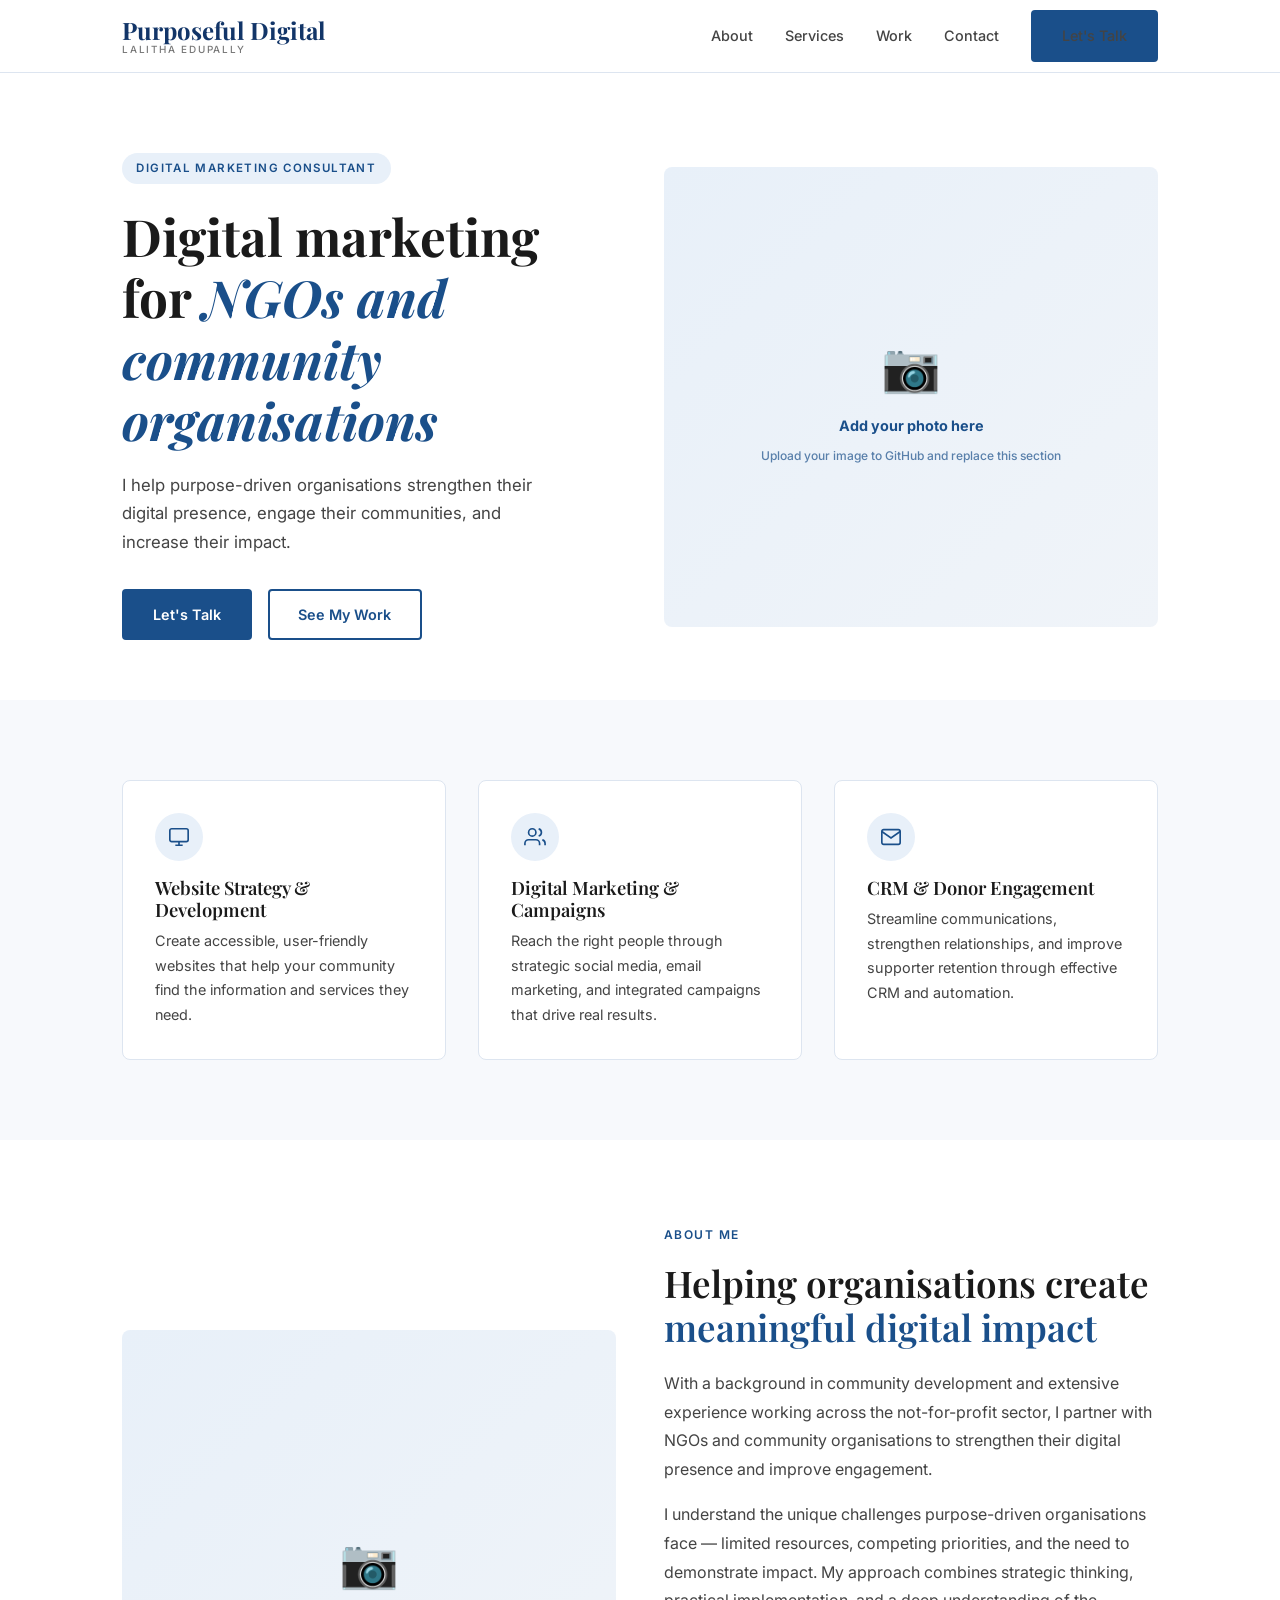
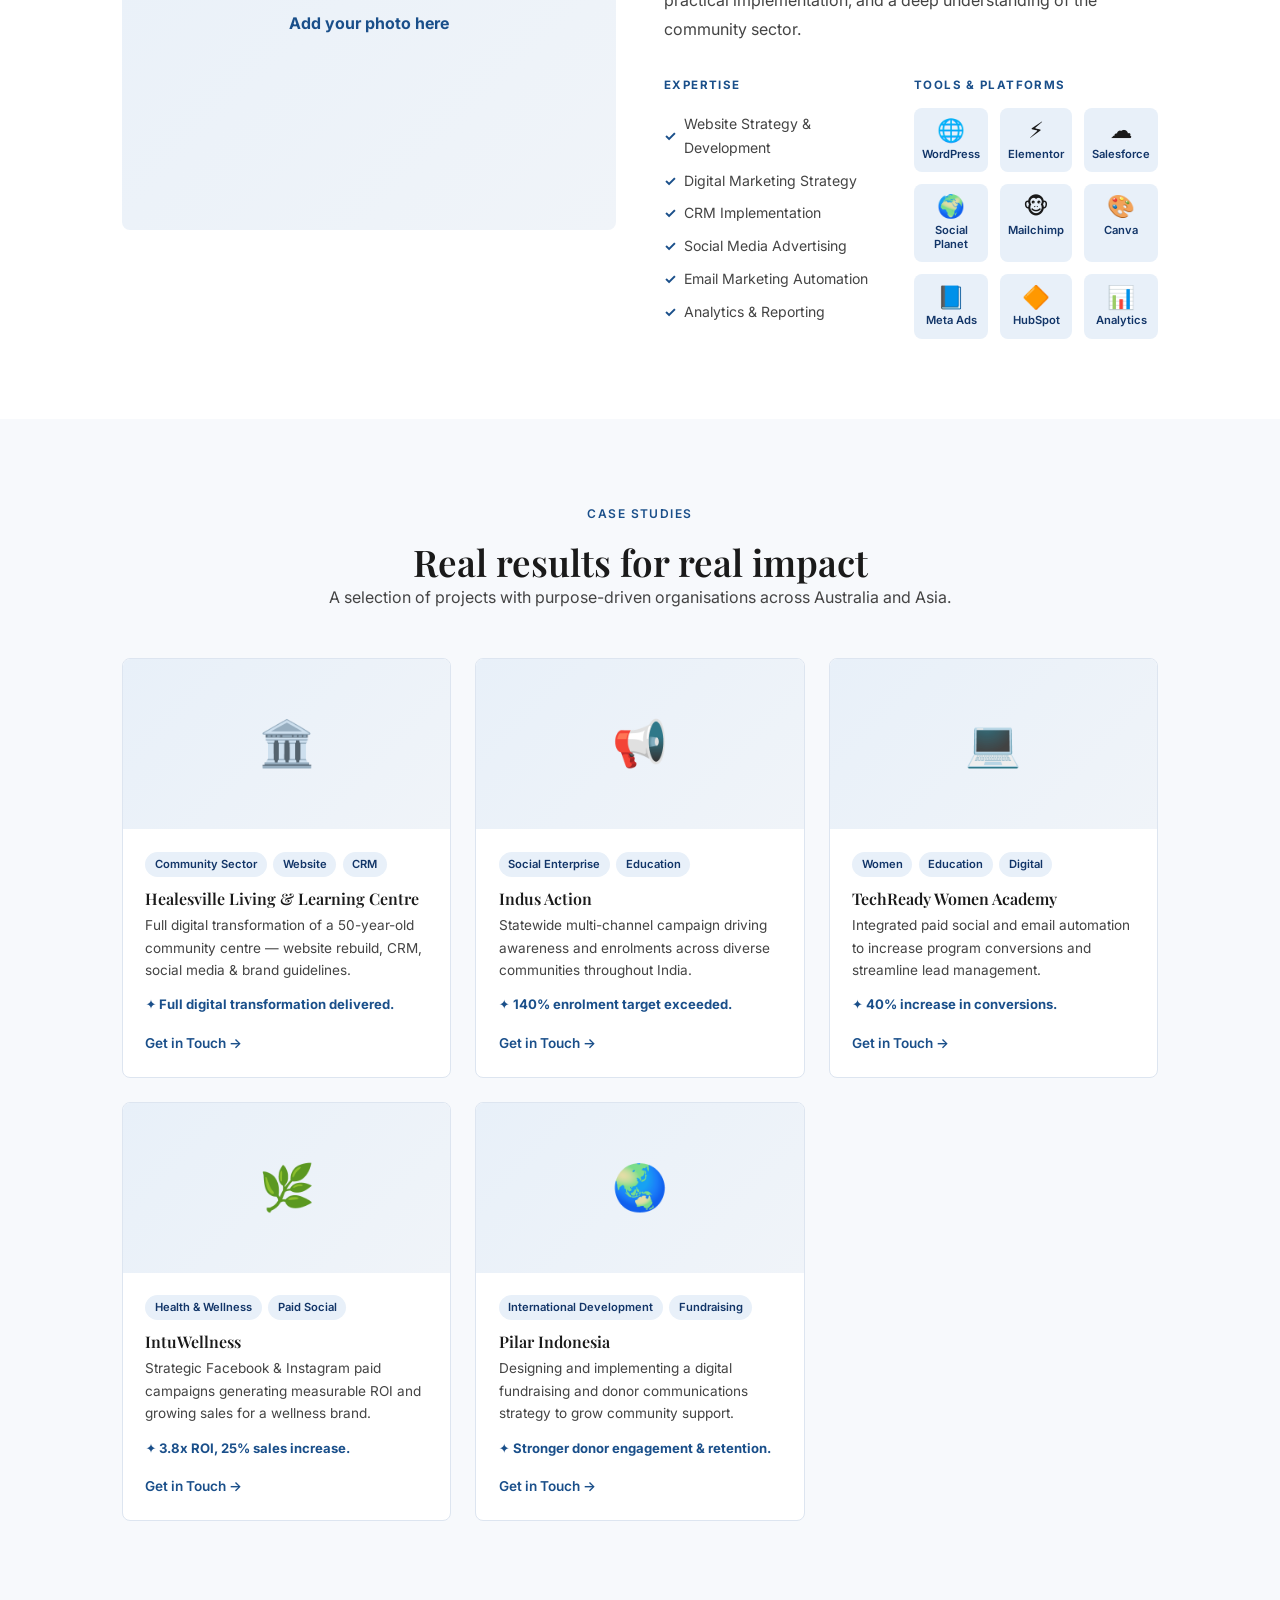
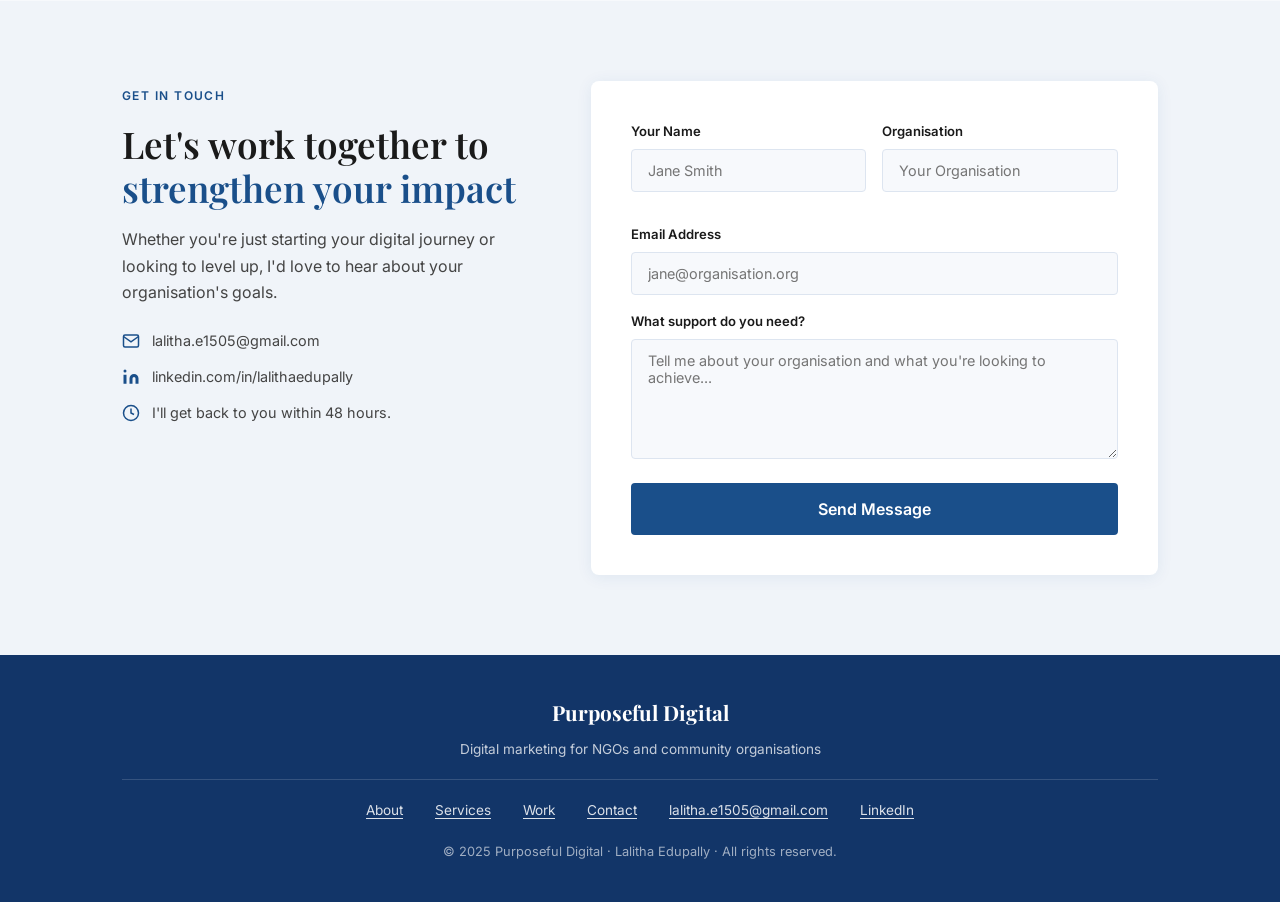
<file: index (1).html>
<!DOCTYPE html>
<html lang="en">
<head>
  <meta charset="UTF-8" />
  <meta name="viewport" content="width=device-width, initial-scale=1.0" />
  <title>Lalitha Edupally — Purposeful Digital</title>
  <meta name="description" content="Digital marketing for NGOs and community organisations." />
  <link rel="preconnect" href="https://fonts.googleapis.com">
  <link href="https://fonts.googleapis.com/css2?family=Playfair+Display:ital,wght@0,400;0,600;0,700;1,600&family=Inter:wght@300;400;500;600&display=swap" rel="stylesheet">
  <style>
    *,*::before,*::after{box-sizing:border-box;margin:0;padding:0}
    html{scroll-behavior:smooth}
    body{font-family:'Inter',system-ui,sans-serif;color:#1a1a1a;background:#fff;line-height:1.65;font-size:16px}
    img{max-width:100%;display:block}
    a{color:inherit;text-decoration:none}
    ul{list-style:none}
    :root{
      --blue:#1a4f8a;
      --blue-dark:#123568;
      --blue-light:#e8f0f9;
      --blue-mid:#2261aa;
      --text-dark:#1a1a1a;
      --text-mid:#444;
      --text-light:#777;
      --bg-light:#f7f9fc;
      --bg-cream:#f0f4f9;
      --border:#dde5f0;
      --font-display:'Playfair Display',Georgia,serif;
      --radius:4px;--radius-lg:8px;
      --shadow:0 2px 16px rgba(26,79,138,.08);
      --shadow-lg:0 8px 40px rgba(26,79,138,.15);
      --transition:0.22s ease
    }
    h1,h2,h3,h4{font-family:var(--font-display);line-height:1.2;color:#1a1a1a}
    h1{font-size:clamp(2rem,5vw,3.2rem);font-weight:700}
    h2{font-size:clamp(1.6rem,3.5vw,2.3rem);font-weight:600}
    h3{font-size:1.15rem;font-weight:600}
    p{color:var(--text-mid)}
    .container{max-width:1100px;margin:0 auto;padding:0 2rem}
    .section{padding:80px 0}
    .eyebrow{font-size:.75rem;font-weight:600;letter-spacing:.12em;text-transform:uppercase;color:var(--blue);display:inline-block;margin-bottom:1rem}
    .blue{color:var(--blue)}
    .text-center{text-align:center}
    .grid-2{display:grid;grid-template-columns:1fr 1fr;gap:3rem;align-items:center}
    .grid-3{display:grid;grid-template-columns:repeat(3,1fr);gap:2rem}
    .btn{display:inline-block;padding:.75rem 1.8rem;border-radius:var(--radius);font-family:'Inter',sans-serif;font-size:.9rem;font-weight:600;cursor:pointer;border:2px solid transparent;transition:all var(--transition)}
    .btn-primary{background:var(--blue);color:#fff;border-color:var(--blue)}
    .btn-primary:hover{background:var(--blue-dark);border-color:var(--blue-dark)}
    .btn-outline{background:transparent;color:var(--blue);border-color:var(--blue)}
    .btn-outline:hover{background:var(--blue);color:#fff}

    /* NAV */
    nav{position:sticky;top:0;z-index:100;background:#fff;border-bottom:1px solid var(--border)}
    .nav-inner{display:flex;align-items:center;justify-content:space-between;height:72px}
    .logo{font-family:var(--font-display);font-size:1.5rem;font-weight:700;color:var(--blue-dark);line-height:1.1}
    .logo span{display:block;font-size:.62rem;font-family:'Inter',sans-serif;font-weight:500;letter-spacing:.18em;text-transform:uppercase;color:var(--text-light);margin-top:1px}
    .nav-links{display:flex;gap:2rem;align-items:center}
    .nav-links a{font-size:.9rem;font-weight:500;color:var(--text-mid);transition:color var(--transition)}
    .nav-links a:hover{color:var(--blue)}
    .hamburger{display:none;flex-direction:column;gap:5px;cursor:pointer;padding:4px;background:none;border:none}
    .hamburger span{display:block;width:24px;height:2px;background:#1a1a1a;border-radius:2px}

    /* HERO */
    .hero{padding:80px 0 60px;background:#fff}
    .hero-label{display:inline-block;background:var(--blue-light);color:var(--blue);font-size:.72rem;font-weight:600;letter-spacing:.12em;text-transform:uppercase;padding:.35rem .9rem;border-radius:2rem;margin-bottom:1.4rem}
    .hero h1{margin-bottom:1.2rem;max-width:540px;color:#1a1a1a}
    .hero h1 .blue{color:var(--blue);font-style:italic}
    .hero-sub{font-size:1.05rem;color:var(--text-mid);max-width:440px;margin-bottom:2rem;line-height:1.7}
    .hero-actions{display:flex;gap:1rem;flex-wrap:wrap}
    .hero-placeholder{width:100%;height:460px;background:linear-gradient(135deg,var(--blue-light) 0%,var(--bg-cream) 100%);border-radius:var(--radius-lg);display:flex;align-items:center;justify-content:center;color:var(--blue);font-size:.9rem;font-weight:500;text-align:center;padding:2rem;flex-direction:column;gap:.5rem}
    .hero-placeholder .icon{font-size:3rem}

    /* SERVICES */
    .services{background:var(--bg-light)}
    .service-card{background:#fff;border:1px solid var(--border);border-radius:var(--radius-lg);padding:2rem;transition:box-shadow var(--transition),transform var(--transition)}
    .service-card:hover{box-shadow:var(--shadow-lg);transform:translateY(-3px)}
    .service-icon{width:48px;height:48px;background:var(--blue-light);border-radius:50%;display:flex;align-items:center;justify-content:center;margin-bottom:1rem;color:var(--blue)}
    .service-icon svg{width:22px;height:22px}
    .service-card h3{margin-bottom:.5rem;color:#1a1a1a}
    .service-card p{font-size:.9rem;line-height:1.7;color:var(--text-mid)}

    /* ABOUT */
    .about{background:#fff}
    .about-placeholder{width:100%;height:500px;background:linear-gradient(135deg,var(--blue-light),var(--bg-cream));border-radius:var(--radius-lg);display:flex;align-items:center;justify-content:center;color:var(--blue);font-weight:500;flex-direction:column;gap:.5rem}
    .about-placeholder .icon{font-size:3rem}
    .about-content h2{margin-bottom:1.2rem;color:#1a1a1a}
    .about-content p{margin-bottom:1rem;line-height:1.8;color:var(--text-mid)}
    .skills-cols{display:grid;grid-template-columns:1fr 1fr;gap:2rem;margin-top:2rem}
    .skills-label{font-size:.72rem;font-weight:700;letter-spacing:.12em;text-transform:uppercase;color:var(--blue);margin-bottom:.8rem}
    .skills-list li{font-size:.88rem;color:var(--text-mid);padding:.3rem 0;display:flex;align-items:center;gap:.5rem}
    .skills-list li::before{content:'✓';color:var(--blue);font-weight:700}

    /* TOOLS GRID WITH ICONS */
    .tools-grid{display:grid;grid-template-columns:repeat(3,1fr);gap:.75rem;margin-top:.5rem}
    .tool-item{background:var(--blue-light);border-radius:var(--radius-lg);padding:.7rem .5rem;display:flex;flex-direction:column;align-items:center;gap:.4rem;transition:box-shadow var(--transition),transform var(--transition)}
    .tool-item:hover{box-shadow:var(--shadow);transform:translateY(-2px)}
    .tool-icon{font-size:1.4rem;line-height:1}
    .tool-name{font-size:.7rem;font-weight:600;color:var(--blue-dark);text-align:center;line-height:1.2}

    /* CASE STUDIES */
    .casestudies{background:var(--bg-light)}
    .casestudies-sub{color:var(--text-mid);margin-bottom:3rem}
    .cs-grid{display:grid;grid-template-columns:repeat(3,1fr);gap:1.5rem;margin-top:1rem}
    .cs-card{background:#fff;border:1px solid var(--border);border-radius:var(--radius-lg);overflow:hidden;transition:box-shadow var(--transition),transform var(--transition);display:flex;flex-direction:column}
    .cs-card:hover{box-shadow:var(--shadow-lg);transform:translateY(-4px)}
    .cs-thumb{height:170px;background:linear-gradient(135deg,var(--blue-light),var(--bg-cream));display:flex;align-items:center;justify-content:center;font-size:2.8rem}
    .cs-body{padding:1.4rem;flex:1;display:flex;flex-direction:column}
    .cs-tags{display:flex;flex-wrap:wrap;gap:.4rem;margin-bottom:.75rem}
    .cs-tag{background:var(--blue-light);color:var(--blue-dark);font-size:.7rem;font-weight:600;padding:.2rem .6rem;border-radius:2rem}
    .cs-body h3{font-size:1rem;margin-bottom:.4rem;color:#1a1a1a}
    .cs-body p{font-size:.85rem;color:var(--text-mid);margin-bottom:.8rem;flex:1}
    .cs-result{font-size:.82rem;font-weight:700;color:var(--blue);margin-bottom:1rem}
    .cs-link{font-size:.85rem;font-weight:600;color:var(--blue);display:inline-flex;align-items:center;gap:.3rem;transition:gap var(--transition)}
    .cs-link:hover{gap:.6rem}

    /* CONTACT */
    .contact{background:var(--bg-cream)}
    .contact-grid{display:grid;grid-template-columns:1fr 1.4fr;gap:4rem;align-items:start}
    .contact-info h2{margin-bottom:1rem;color:#1a1a1a}
    .contact-info p{margin-bottom:1.5rem;color:var(--text-mid)}
    .contact-detail{display:flex;align-items:center;gap:.75rem;margin-bottom:.75rem;font-size:.9rem;color:var(--text-mid)}
    .contact-detail svg{color:var(--blue);flex-shrink:0}
    .contact-form{background:#fff;border-radius:var(--radius-lg);padding:2.5rem;box-shadow:var(--shadow)}
    .form-row{display:grid;grid-template-columns:1fr 1fr;gap:1rem;margin-bottom:1rem}
    .form-group{margin-bottom:1rem}
    .form-group label{display:block;font-size:.82rem;font-weight:600;color:#1a1a1a;margin-bottom:.4rem}
    .form-group input,.form-group textarea{width:100%;padding:.75rem 1rem;border:1.5px solid var(--border);border-radius:var(--radius);font-family:'Inter',sans-serif;font-size:.9rem;color:#1a1a1a;background:var(--bg-light);transition:border-color var(--transition);outline:none}
    .form-group input:focus,.form-group textarea:focus{border-color:var(--blue);background:#fff}
    .form-group textarea{resize:vertical;min-height:120px}
    .form-submit{width:100%;padding:.9rem;font-size:1rem}

    /* FOOTER */
    footer{background:var(--blue-dark);color:#fff;padding:2.5rem 0;text-align:center;font-size:.88rem}
    footer p{color:#fff}
    footer a{color:#fff;text-decoration:underline;text-underline-offset:3px}
    footer a:hover{color:rgba(255,255,255,.8)}
    .footer-logo{font-family:var(--font-display);font-size:1.3rem;font-weight:700;color:#fff;margin-bottom:.5rem}
    .footer-tagline{color:rgba(255,255,255,.75);font-size:.85rem;margin-bottom:1rem}
    .footer-links{display:flex;justify-content:center;gap:2rem;flex-wrap:wrap;margin-top:.75rem}
    .footer-links a{color:rgba(255,255,255,.85);font-size:.85rem}
    .footer-links a:hover{color:#fff}
    .footer-divider{border:none;border-top:1px solid rgba(255,255,255,.15);margin:1.2rem 0}

    /* MOBILE */
    @media(max-width:768px){
      .hamburger{display:flex}
      .nav-links{display:none;position:fixed;top:72px;left:0;right:0;background:#fff;flex-direction:column;padding:1.5rem 2rem;border-bottom:1px solid var(--border);gap:1.2rem;box-shadow:var(--shadow)}
      .nav-links.open{display:flex}
      .nav-links .btn{width:100%;text-align:center}
      .grid-2,.grid-3,.cs-grid,.contact-grid,.skills-cols,.form-row{grid-template-columns:1fr}
      .hero{padding:48px 0 40px}
      .hero-placeholder,.about-placeholder{height:280px}
      .section{padding:56px 0}
      .tools-grid{grid-template-columns:repeat(3,1fr)}
    }
  </style>
</head>
<body>

<nav>
  <div class="container nav-inner">
    <a href="#" class="logo">Purposeful Digital<br><span>lalitha edupally</span></a>
    <div class="nav-links" id="navLinks">
      <a href="#about">About</a>
      <a href="#services">Services</a>
      <a href="#casestudies">Work</a>
      <a href="#contact">Contact</a>
      <a href="#contact" class="btn btn-primary">Let's Talk</a>
    </div>
    <button class="hamburger" id="hamburger" aria-label="Menu">
      <span></span><span></span><span></span>
    </button>
  </div>
</nav>

<!-- HERO -->
<section class="hero">
  <div class="container">
    <div class="grid-2">
      <div>
        <span class="hero-label">Digital Marketing Consultant</span>
        <h1>Digital marketing for <span class="blue">NGOs and community organisations</span></h1>
        <p class="hero-sub">I help purpose-driven organisations strengthen their digital presence, engage their communities, and increase their impact.</p>
        <div class="hero-actions">
          <a href="#contact" class="btn btn-primary">Let's Talk</a>
          <a href="#casestudies" class="btn btn-outline">See My Work</a>
        </div>
      </div>
      <div class="hero-placeholder">
        <span class="icon">📷</span>
        <strong>Add your photo here</strong>
        <small style="opacity:.7">Upload your image to GitHub and replace this section</small>
      </div>
    </div>
  </div>
</section>

<!-- SERVICES -->
<section class="services section" id="services">
  <div class="container">
    <div class="grid-3">
      <div class="service-card">
        <div class="service-icon">
          <svg fill="none" stroke="currentColor" viewBox="0 0 24 24" stroke-width="1.8"><rect x="2" y="3" width="20" height="14" rx="2"/><path d="M8 21h8M12 17v4"/></svg>
        </div>
        <h3>Website Strategy &amp; Development</h3>
        <p>Create accessible, user-friendly websites that help your community find the information and services they need.</p>
      </div>
      <div class="service-card">
        <div class="service-icon">
          <svg fill="none" stroke="currentColor" viewBox="0 0 24 24" stroke-width="1.8"><path d="M17 21v-2a4 4 0 0 0-4-4H5a4 4 0 0 0-4 4v2"/><circle cx="9" cy="7" r="4"/><path d="M23 21v-2a4 4 0 0 0-3-3.87M16 3.13a4 4 0 0 1 0 7.75"/></svg>
        </div>
        <h3>Digital Marketing &amp; Campaigns</h3>
        <p>Reach the right people through strategic social media, email marketing, and integrated campaigns that drive real results.</p>
      </div>
      <div class="service-card">
        <div class="service-icon">
          <svg fill="none" stroke="currentColor" viewBox="0 0 24 24" stroke-width="1.8"><path d="M4 4h16c1.1 0 2 .9 2 2v12c0 1.1-.9 2-2 2H4c-1.1 0-2-.9-2-2V6c0-1.1.9-2 2-2z"/><polyline points="22,6 12,13 2,6"/></svg>
        </div>
        <h3>CRM &amp; Donor Engagement</h3>
        <p>Streamline communications, strengthen relationships, and improve supporter retention through effective CRM and automation.</p>
      </div>
    </div>
  </div>
</section>

<!-- ABOUT -->
<section class="about section" id="about">
  <div class="container">
    <div class="grid-2">
      <div class="about-placeholder">
        <span class="icon">📷</span>
        <strong>Add your photo here</strong>
      </div>
      <div class="about-content">
        <span class="eyebrow">About Me</span>
        <h2>Helping organisations create <span class="blue">meaningful digital impact</span></h2>
        <p>With a background in community development and extensive experience working across the not-for-profit sector, I partner with NGOs and community organisations to strengthen their digital presence and improve engagement.</p>
        <p>I understand the unique challenges purpose-driven organisations face — limited resources, competing priorities, and the need to demonstrate impact. My approach combines strategic thinking, practical implementation, and a deep understanding of the community sector.</p>
        <div class="skills-cols">
          <div>
            <div class="skills-label">Expertise</div>
            <ul class="skills-list">
              <li>Website Strategy &amp; Development</li>
              <li>Digital Marketing Strategy</li>
              <li>CRM Implementation</li>
              <li>Social Media Advertising</li>
              <li>Email Marketing Automation</li>
              <li>Analytics &amp; Reporting</li>
            </ul>
          </div>
          <div>
            <div class="skills-label">Tools &amp; Platforms</div>
            <div class="tools-grid">
              <div class="tool-item">
                <span class="tool-icon">🌐</span>
                <span class="tool-name">WordPress</span>
              </div>
              <div class="tool-item">
                <span class="tool-icon">⚡</span>
                <span class="tool-name">Elementor</span>
              </div>
              <div class="tool-item">
                <span class="tool-icon">☁️</span>
                <span class="tool-name">Salesforce</span>
              </div>
              <div class="tool-item">
                <span class="tool-icon">🌍</span>
                <span class="tool-name">Social Planet</span>
              </div>
              <div class="tool-item">
                <span class="tool-icon">🐵</span>
                <span class="tool-name">Mailchimp</span>
              </div>
              <div class="tool-item">
                <span class="tool-icon">🎨</span>
                <span class="tool-name">Canva</span>
              </div>
              <div class="tool-item">
                <span class="tool-icon">📘</span>
                <span class="tool-name">Meta Ads</span>
              </div>
              <div class="tool-item">
                <span class="tool-icon">🔶</span>
                <span class="tool-name">HubSpot</span>
              </div>
              <div class="tool-item">
                <span class="tool-icon">📊</span>
                <span class="tool-name">Analytics</span>
              </div>
            </div>
          </div>
        </div>
      </div>
    </div>
  </div>
</section>

<!-- CASE STUDIES -->
<section class="casestudies section" id="casestudies">
  <div class="container">
    <div class="text-center">
      <span class="eyebrow">Case Studies</span>
      <h2>Real results for real impact</h2>
      <p class="casestudies-sub">A selection of projects with purpose-driven organisations across Australia and Asia.</p>
    </div>
    <div class="cs-grid">
      <div class="cs-card">
        <div class="cs-thumb">🏛️</div>
        <div class="cs-body">
          <div class="cs-tags"><span class="cs-tag">Community Sector</span><span class="cs-tag">Website</span><span class="cs-tag">CRM</span></div>
          <h3>Healesville Living &amp; Learning Centre</h3>
          <p>Full digital transformation of a 50-year-old community centre — website rebuild, CRM, social media &amp; brand guidelines.</p>
          <div class="cs-result">✦ Full digital transformation delivered.</div>
          <a href="#contact" class="cs-link">Get in Touch →</a>
        </div>
      </div>
      <div class="cs-card">
        <div class="cs-thumb">📢</div>
        <div class="cs-body">
          <div class="cs-tags"><span class="cs-tag">Social Enterprise</span><span class="cs-tag">Education</span></div>
          <h3>Indus Action</h3>
          <p>Statewide multi-channel campaign driving awareness and enrolments across diverse communities throughout India.</p>
          <div class="cs-result">✦ 140% enrolment target exceeded.</div>
          <a href="#contact" class="cs-link">Get in Touch →</a>
        </div>
      </div>
      <div class="cs-card">
        <div class="cs-thumb">💻</div>
        <div class="cs-body">
          <div class="cs-tags"><span class="cs-tag">Women</span><span class="cs-tag">Education</span><span class="cs-tag">Digital</span></div>
          <h3>TechReady Women Academy</h3>
          <p>Integrated paid social and email automation to increase program conversions and streamline lead management.</p>
          <div class="cs-result">✦ 40% increase in conversions.</div>
          <a href="#contact" class="cs-link">Get in Touch →</a>
        </div>
      </div>
      <div class="cs-card">
        <div class="cs-thumb">🌿</div>
        <div class="cs-body">
          <div class="cs-tags"><span class="cs-tag">Health &amp; Wellness</span><span class="cs-tag">Paid Social</span></div>
          <h3>IntuWellness</h3>
          <p>Strategic Facebook &amp; Instagram paid campaigns generating measurable ROI and growing sales for a wellness brand.</p>
          <div class="cs-result">✦ 3.8x ROI, 25% sales increase.</div>
          <a href="#contact" class="cs-link">Get in Touch →</a>
        </div>
      </div>
      <div class="cs-card">
        <div class="cs-thumb">🌏</div>
        <div class="cs-body">
          <div class="cs-tags"><span class="cs-tag">International Development</span><span class="cs-tag">Fundraising</span></div>
          <h3>Pilar Indonesia</h3>
          <p>Designing and implementing a digital fundraising and donor communications strategy to grow community support.</p>
          <div class="cs-result">✦ Stronger donor engagement &amp; retention.</div>
          <a href="#contact" class="cs-link">Get in Touch →</a>
        </div>
      </div>
    </div>
  </div>
</section>

<!-- CONTACT -->
<section class="contact section" id="contact">
  <div class="container">
    <div class="contact-grid">
      <div class="contact-info">
        <span class="eyebrow">Get in Touch</span>
        <h2>Let's work together to <span class="blue">strengthen your impact</span></h2>
        <p>Whether you're just starting your digital journey or looking to level up, I'd love to hear about your organisation's goals.</p>
        <div class="contact-detail">
          <svg width="18" height="18" fill="none" stroke="currentColor" viewBox="0 0 24 24" stroke-width="2"><path d="M4 4h16c1.1 0 2 .9 2 2v12c0 1.1-.9 2-2 2H4c-1.1 0-2-.9-2-2V6c0-1.1.9-2 2-2z"/><polyline points="22,6 12,13 2,6"/></svg>
          <a href="mailto:lalitha.e1505@gmail.com">lalitha.e1505@gmail.com</a>
        </div>
        <div class="contact-detail">
          <svg width="18" height="18" fill="currentColor" viewBox="0 0 24 24"><path d="M16 8a6 6 0 0 1 6 6v7h-4v-7a2 2 0 0 0-2-2 2 2 0 0 0-2 2v7h-4v-7a6 6 0 0 1 6-6z"/><rect x="2" y="9" width="4" height="12"/><circle cx="4" cy="4" r="2"/></svg>
          <a href="https://linkedin.com/in/lalithaedupally" target="_blank">linkedin.com/in/lalithaedupally</a>
        </div>
        <div class="contact-detail">
          <svg width="18" height="18" fill="none" stroke="currentColor" viewBox="0 0 24 24" stroke-width="2"><circle cx="12" cy="12" r="10"/><polyline points="12 6 12 12 16 14"/></svg>
          <span>I'll get back to you within 48 hours.</span>
        </div>
      </div>
      <div class="contact-form">
        <form action="https://formspree.io/f/YOUR_FORM_ID" method="POST">
          <div class="form-row">
            <div class="form-group">
              <label for="name">Your Name</label>
              <input type="text" id="name" name="name" placeholder="Jane Smith" required />
            </div>
            <div class="form-group">
              <label for="org">Organisation</label>
              <input type="text" id="org" name="organisation" placeholder="Your Organisation" />
            </div>
          </div>
          <div class="form-group">
            <label for="email">Email Address</label>
            <input type="email" id="email" name="email" placeholder="jane@organisation.org" required />
          </div>
          <div class="form-group">
            <label for="support">What support do you need?</label>
            <textarea id="support" name="message" placeholder="Tell me about your organisation and what you're looking to achieve..."></textarea>
          </div>
          <button type="submit" class="btn btn-primary form-submit">Send Message</button>
        </form>
      </div>
    </div>
  </div>
</section>

<!-- FOOTER -->
<footer>
  <div class="container">
    <div class="footer-logo">Purposeful Digital</div>
    <div class="footer-tagline">Digital marketing for NGOs and community organisations</div>
    <hr class="footer-divider">
    <div class="footer-links">
      <a href="#about">About</a>
      <a href="#services">Services</a>
      <a href="#casestudies">Work</a>
      <a href="#contact">Contact</a>
      <a href="mailto:lalitha.e1505@gmail.com">lalitha.e1505@gmail.com</a>
      <a href="https://linkedin.com/in/lalithaedupally" target="_blank">LinkedIn</a>
    </div>
    <p style="margin-top:1.2rem;color:rgba(255,255,255,.6);font-size:.8rem;">© 2025 Purposeful Digital · Lalitha Edupally · All rights reserved.</p>
  </div>
</footer>

<script>
  const hamburger = document.getElementById('hamburger');
  const navLinks = document.getElementById('navLinks');
  hamburger.addEventListener('click', () => navLinks.classList.toggle('open'));
  navLinks.querySelectorAll('a').forEach(a => a.addEventListener('click', () => navLinks.classList.remove('open')));
</script>
</body>
</html>
</file>
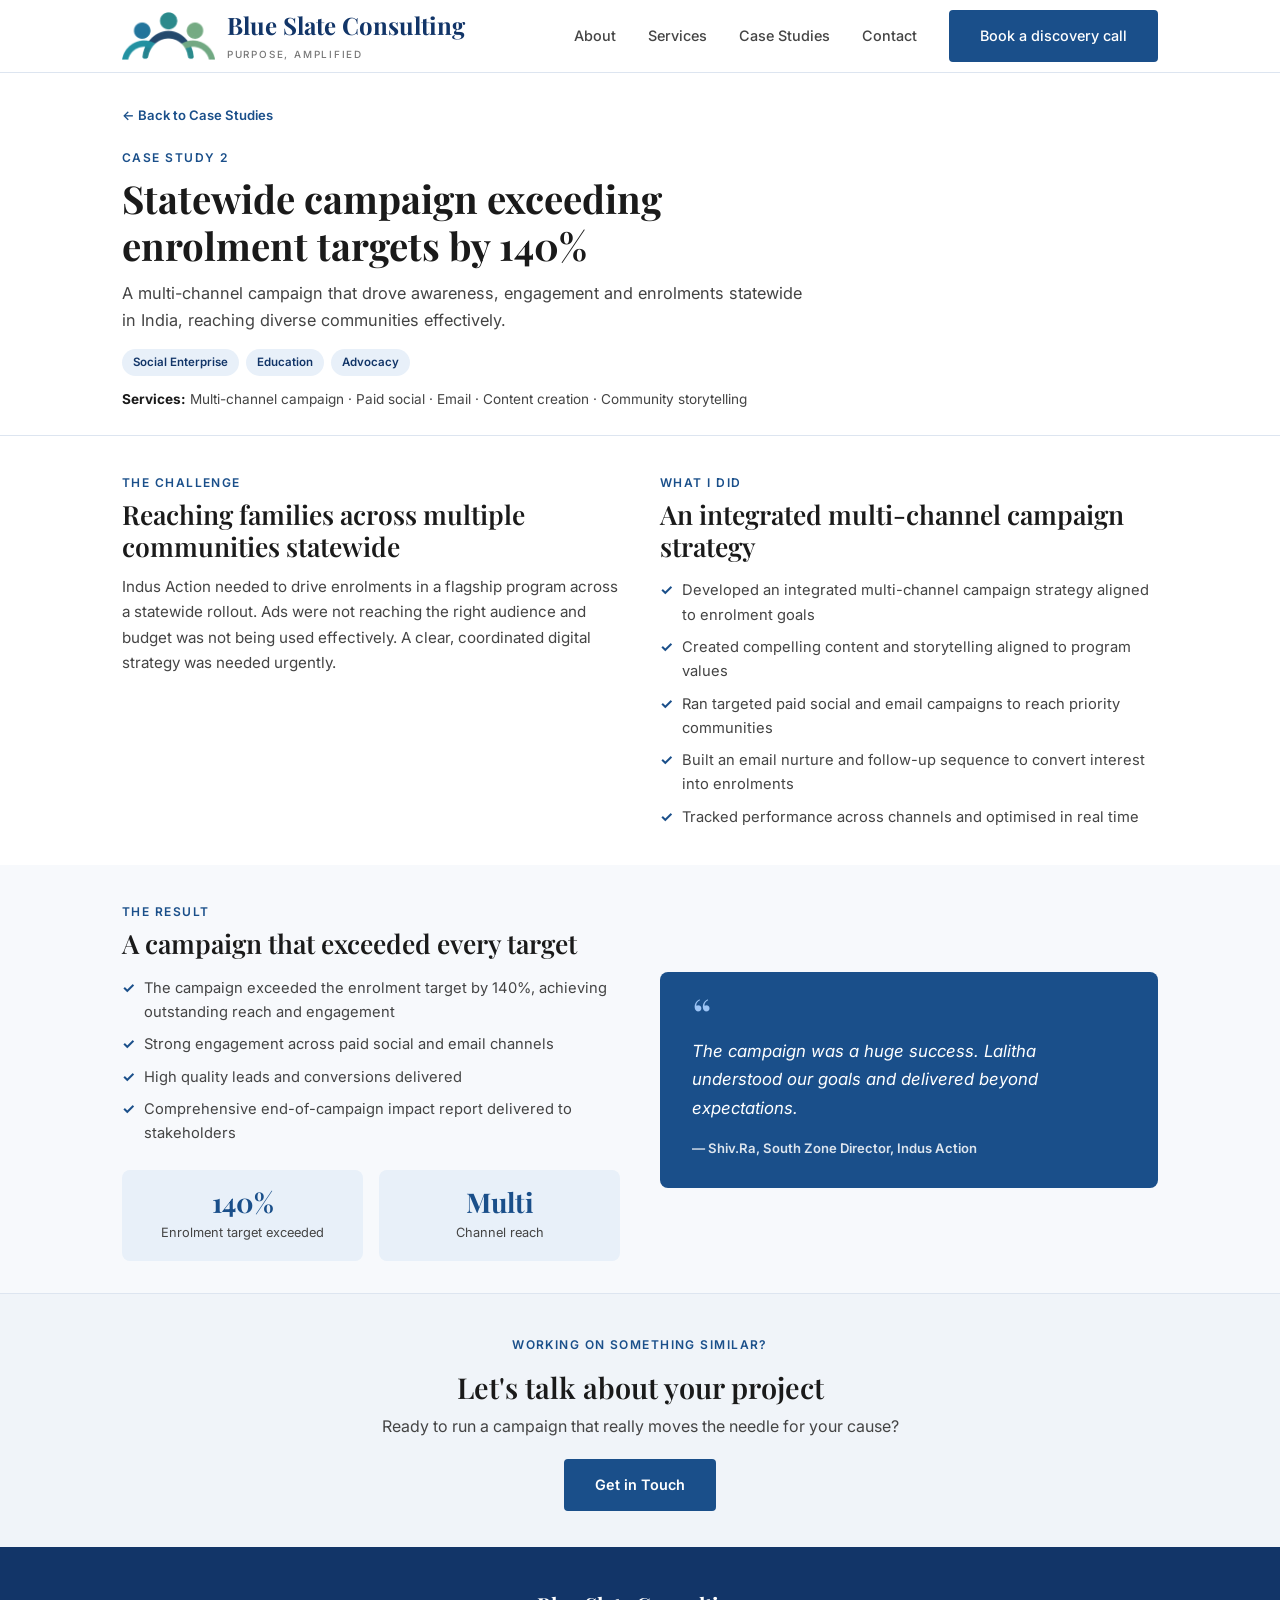
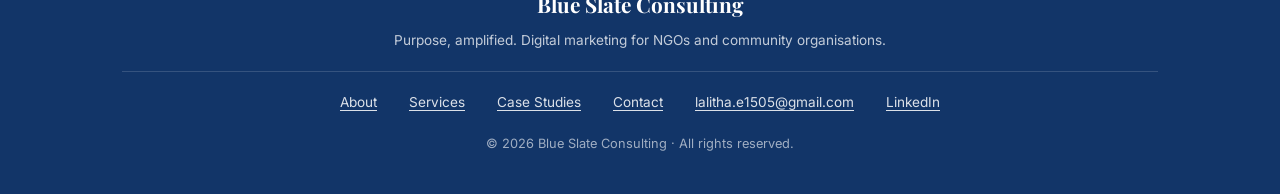
<file: indus-action.html>
<!DOCTYPE html>
<html lang="en">
<head>
<meta charset="UTF-8" />
<meta name="viewport" content="width=device-width, initial-scale=1.0" />
<title>Indus Action case study - Blue Slate Consulting</title>
<meta name="description" content="Case study: a statewide multi-channel campaign for Indus Action that exceeded its enrolment target by 140%." />
<link rel="preconnect" href="https://fonts.googleapis.com">
<link href="https://fonts.googleapis.com/css2?family=Playfair+Display:ital,wght@0,400;0,600;0,700;1,600&family=Inter:wght@300;400;500;600&display=swap" rel="stylesheet">
<style>
*,*::before,*::after{box-sizing:border-box;margin:0;padding:0}
html{scroll-behavior:smooth}
body{font-family:'Inter',system-ui,sans-serif;color:#1a1a1a;background:#fff;line-height:1.65;font-size:16px}
img{max-width:100%;display:block}
a{color:inherit;text-decoration:none}
ul{list-style:none}
:root{
--blue:#1a4f8a;--blue-dark:#123568;--blue-light:#e8f0f9;--blue-mid:#2261aa;
--text-mid:#444;--text-light:#777;--bg-light:#f7f9fc;--bg-cream:#f0f4f9;--border:#dde5f0;
--font-display:'Playfair Display',Georgia,serif;--radius:4px;--radius-lg:8px;
--shadow:0 2px 16px rgba(26,79,138,.08);--shadow-lg:0 8px 40px rgba(26,79,138,.15);--transition:0.22s ease}
h1,h2,h3,h4{font-family:var(--font-display);line-height:1.2;color:#1a1a1a}
h1{font-size:clamp(1.6rem,3.5vw,2.4rem);font-weight:700}
h2{font-size:clamp(1.6rem,3.5vw,2.3rem);font-weight:600}
h3{font-size:1.15rem;font-weight:600}
p{color:var(--text-mid)}
.container{max-width:1100px;margin:0 auto;padding:0 2rem}
.section{padding:64px 0}
.eyebrow{font-size:.75rem;font-weight:600;letter-spacing:.12em;text-transform:uppercase;color:var(--blue);display:inline-block;margin-bottom:1rem}
.blue{color:var(--blue)}
.text-center{text-align:center}
.grid-2{display:grid;grid-template-columns:1fr 1fr;gap:3rem;align-items:center}
.grid-3{display:grid;grid-template-columns:repeat(3,1fr);gap:1.5rem}
.btn{display:inline-block;padding:.75rem 1.8rem;border-radius:var(--radius);font-family:'Inter',sans-serif;font-size:.9rem;font-weight:600;cursor:pointer;border:2px solid transparent;transition:all var(--transition)}
.btn-primary{background:var(--blue);color:#fff !important;border-color:var(--blue)}
.btn-primary:hover{background:var(--blue-dark);border-color:var(--blue-dark)}

/* NAV */
nav{position:sticky;top:0;z-index:100;background:#fff;border-bottom:1px solid var(--border)}
.nav-inner{display:flex;align-items:center;justify-content:space-between;height:72px}
.logo{font-family:var(--font-display);font-size:1.5rem;font-weight:700;color:var(--blue-dark);line-height:1.1;display:flex;align-items:center;gap:.75rem}
.logo img{height:48px;width:auto}
.logo span{display:block;font-size:.62rem;font-family:'Inter',sans-serif;font-weight:500;letter-spacing:.18em;text-transform:uppercase;color:var(--text-light);margin-top:10px}
.nav-links{display:flex;gap:2rem;align-items:center}
.nav-links a{font-size:.9rem;font-weight:500;color:var(--text-mid);transition:color var(--transition)}
.nav-links a:hover{color:var(--blue)}
.nav-links a.btn-primary:hover{color:#fff}
.hamburger{display:none;flex-direction:column;gap:5px;cursor:pointer;padding:4px;background:none;border:none}
.hamburger span{display:block;width:24px;height:2px;background:#1a1a1a;border-radius:2px}


/* CASE STUDY PAGE */
.cs-hero{padding:28px 0 24px;border-bottom:1px solid var(--border)}
.back-link{display:inline-block;font-size:.82rem;font-weight:600;color:var(--blue);margin-bottom:1rem}
.back-link:hover{text-decoration:underline}
.cs-hero .eyebrow{margin-bottom:.5rem}
.cs-hero h1{max-width:720px;margin-bottom:.75rem}
.cs-hero .lead{max-width:680px;font-size:1.02rem;margin-bottom:1rem}
.cs-tags{display:flex;flex-wrap:wrap;gap:.4rem;margin-bottom:.75rem}
.cs-tag{background:var(--blue-light);color:var(--blue-dark);font-size:.72rem;font-weight:600;padding:.25rem .7rem;border-radius:2rem}
.cs-services{font-size:.85rem;color:var(--text-mid)}
.cs-services strong{color:#1a1a1a}
.cs-section{padding:32px 0}
.cs-section.alt{background:var(--bg-light)}
.cs-cols{display:grid;grid-template-columns:1fr 1fr;gap:2.5rem;align-items:start}
.cs-section .eyebrow{margin-bottom:.4rem}
.cs-section h2{font-size:clamp(1.3rem,2.6vw,1.65rem);margin-bottom:.75rem}
.cs-section p{font-size:.95rem}
.check-list li{position:relative;padding:.25rem 0 .25rem 1.4rem;font-size:.92rem;color:var(--text-mid)}
.check-list li::before{content:'\2713';position:absolute;left:0;color:var(--blue);font-weight:700}
.stats{display:grid;grid-template-columns:1fr 1fr;gap:1rem;margin-top:1.25rem}
.stat{background:var(--blue-light);border-radius:var(--radius-lg);padding:1rem;text-align:center}
.stat strong{display:block;font-family:var(--font-display);font-size:1.7rem;color:var(--blue);line-height:1.2}
.stat span{font-size:.8rem;color:var(--text-mid)}
.cs-quote{background:var(--blue);border-radius:var(--radius-lg);padding:1.75rem 2rem}
.cs-quote blockquote{font-size:1.05rem;font-style:italic;line-height:1.7;color:#fff}
.cs-quote blockquote::before{content:'\201C';display:block;font-family:var(--font-display);font-style:normal;font-size:3rem;line-height:.6;color:#9CC4F5;margin-bottom:.5rem}
.cs-quote figcaption{margin-top:1rem;font-size:.82rem;font-weight:600;color:rgba(255,255,255,.85)}
.cs-cta{background:var(--bg-cream);border-top:1px solid var(--border);padding:36px 0;text-align:center}
.cs-cta h2{font-size:clamp(1.4rem,3vw,1.8rem);margin-bottom:.5rem}
.cs-cta p{margin-bottom:1.25rem}

/* FOOTER */
footer{background:var(--blue-dark);color:#fff;padding:2.5rem 0;text-align:center;font-size:.88rem}
footer p{color:#fff}
.footer-logo{font-family:var(--font-display);font-size:1.3rem;font-weight:700;color:#fff;margin-bottom:.5rem}
.footer-tagline{color:rgba(255,255,255,.75);font-size:.85rem;margin-bottom:1rem}
.footer-links{display:flex;justify-content:center;gap:2rem;flex-wrap:wrap;margin-top:.75rem}
.footer-links a{color:rgba(255,255,255,.85);font-size:.85rem;text-decoration:underline;text-underline-offset:3px}
.footer-links a:hover{color:#fff}
.footer-divider{border:none;border-top:1px solid rgba(255,255,255,.15);margin:1.2rem 0}


@media(max-width:768px){
.hamburger{display:flex}
.nav-links{display:none;position:fixed;top:72px;left:0;right:0;background:#fff;flex-direction:column;padding:1.5rem 2rem;border-bottom:1px solid var(--border);gap:1.2rem;box-shadow:var(--shadow)}
.nav-links.open{display:flex}
.nav-links .btn{width:100%;text-align:center}
.cs-cols{grid-template-columns:1fr;gap:1.75rem}
.cs-section{padding:26px 0}
}
</style>
</head>
<body>

<nav>
<div class="container nav-inner">
<a href="index.html" class="logo"><img src="/assets/images/logo-icon.png" alt="Blue Slate Consulting logo"><div>Blue Slate Consulting<br><span>Purpose, amplified</span></div></a>
<div class="nav-links" id="navLinks">
<a href="index.html#about">About</a>
<a href="index.html#services">Services</a>
<a href="index.html#casestudies">Case Studies</a>
<a href="index.html#contact">Contact</a>
<a href="index.html#contact" class="btn btn-primary">Book a discovery call</a>
</div>
<button class="hamburger" id="hamburger" aria-label="Menu"><span></span><span></span><span></span></button>
</div>
</nav>

<!-- CASE STUDY HEADER -->
<section class="cs-hero">
<div class="container">
<a href="index.html#casestudies" class="back-link">&larr; Back to Case Studies</a><br>
<span class="eyebrow">Case Study 2</span>
<h1>Statewide campaign exceeding enrolment targets by 140%</h1>
<p class="lead">A multi-channel campaign that drove awareness, engagement and enrolments statewide in India, reaching diverse communities effectively.</p>
<div class="cs-tags"><span class="cs-tag">Social Enterprise</span><span class="cs-tag">Education</span><span class="cs-tag">Advocacy</span></div>
<p class="cs-services"><strong>Services:</strong> Multi-channel campaign &middot; Paid social &middot; Email &middot; Content creation &middot; Community storytelling</p>
</div>
</section>

<!-- CHALLENGE + WHAT I DID -->
<section class="cs-section">
<div class="container cs-cols">
<div>
<span class="eyebrow">The Challenge</span>
<h2>Reaching families across multiple communities statewide</h2>
<p>Indus Action needed to drive enrolments in a flagship program across a statewide rollout. Ads were not reaching the right audience and budget was not being used effectively. A clear, coordinated digital strategy was needed urgently.</p>
</div>
<div>
<span class="eyebrow">What I Did</span>
<h2>An integrated multi-channel campaign strategy</h2>
<ul class="check-list">
<li>Developed an integrated multi-channel campaign strategy aligned to enrolment goals</li>
<li>Created compelling content and storytelling aligned to program values</li>
<li>Ran targeted paid social and email campaigns to reach priority communities</li>
<li>Built an email nurture and follow-up sequence to convert interest into enrolments</li>
<li>Tracked performance across channels and optimised in real time</li>
</ul>
</div>
</div>
</section>

<!-- RESULT -->
<section class="cs-section alt">
<div class="container">
<span class="eyebrow">The Result</span>
<h2>A campaign that exceeded every target</h2>
<div class="cs-cols">
<div>
<ul class="check-list">
<li>The campaign exceeded the enrolment target by 140%, achieving outstanding reach and engagement</li>
<li>Strong engagement across paid social and email channels</li>
<li>High quality leads and conversions delivered</li>
<li>Comprehensive end-of-campaign impact report delivered to stakeholders</li>
</ul>
<div class="stats">
<div class="stat"><strong>140%</strong><span>Enrolment target exceeded</span></div>
<div class="stat"><strong>Multi</strong><span>Channel reach</span></div>
</div>
</div>
<figure class="cs-quote">
<blockquote>The campaign was a huge success. Lalitha understood our goals and delivered beyond expectations.</blockquote>
<figcaption>&mdash; Shiv.Ra, South Zone Director, Indus Action</figcaption>
</figure>
</div>
</div>
</section>

<!-- CTA -->
<section class="cs-cta">
<div class="container">
<span class="eyebrow">Working on something similar?</span>
<h2>Let's talk about your project</h2>
<p>Ready to run a campaign that really moves the needle for your cause?</p>
<a href="index.html#contact" class="btn btn-primary">Get in Touch</a>
</div>
</section>

<footer>
<div class="container">
<div class="footer-logo">Blue Slate Consulting</div>
<div class="footer-tagline">Purpose, amplified. Digital marketing for NGOs and community organisations.</div>
<hr class="footer-divider">
<div class="footer-links">
<a href="index.html#about">About</a>
<a href="index.html#services">Services</a>
<a href="index.html#casestudies">Case Studies</a>
<a href="index.html#contact">Contact</a>
<a href="mailto:lalitha.e1505@gmail.com">lalitha.e1505@gmail.com</a>
<a href="https://linkedin.com/in/lalithae/" target="_blank" rel="noopener">LinkedIn</a>
</div>
<!-- Add your ABN and a Privacy Policy link on the next line when ready -->
<p style="margin-top:1.2rem;color:rgba(255,255,255,.6);font-size:.8rem;">© 2026 Blue Slate Consulting · All rights reserved.</p>
</div>
</footer>

<script>
const hamburger=document.getElementById('hamburger');
const navLinks=document.getElementById('navLinks');
hamburger.addEventListener('click',()=>navLinks.classList.toggle('open'));
navLinks.querySelectorAll('a').forEach(a=>a.addEventListener('click',()=>navLinks.classList.remove('open')));
</script>
</body>
</html>
</file>
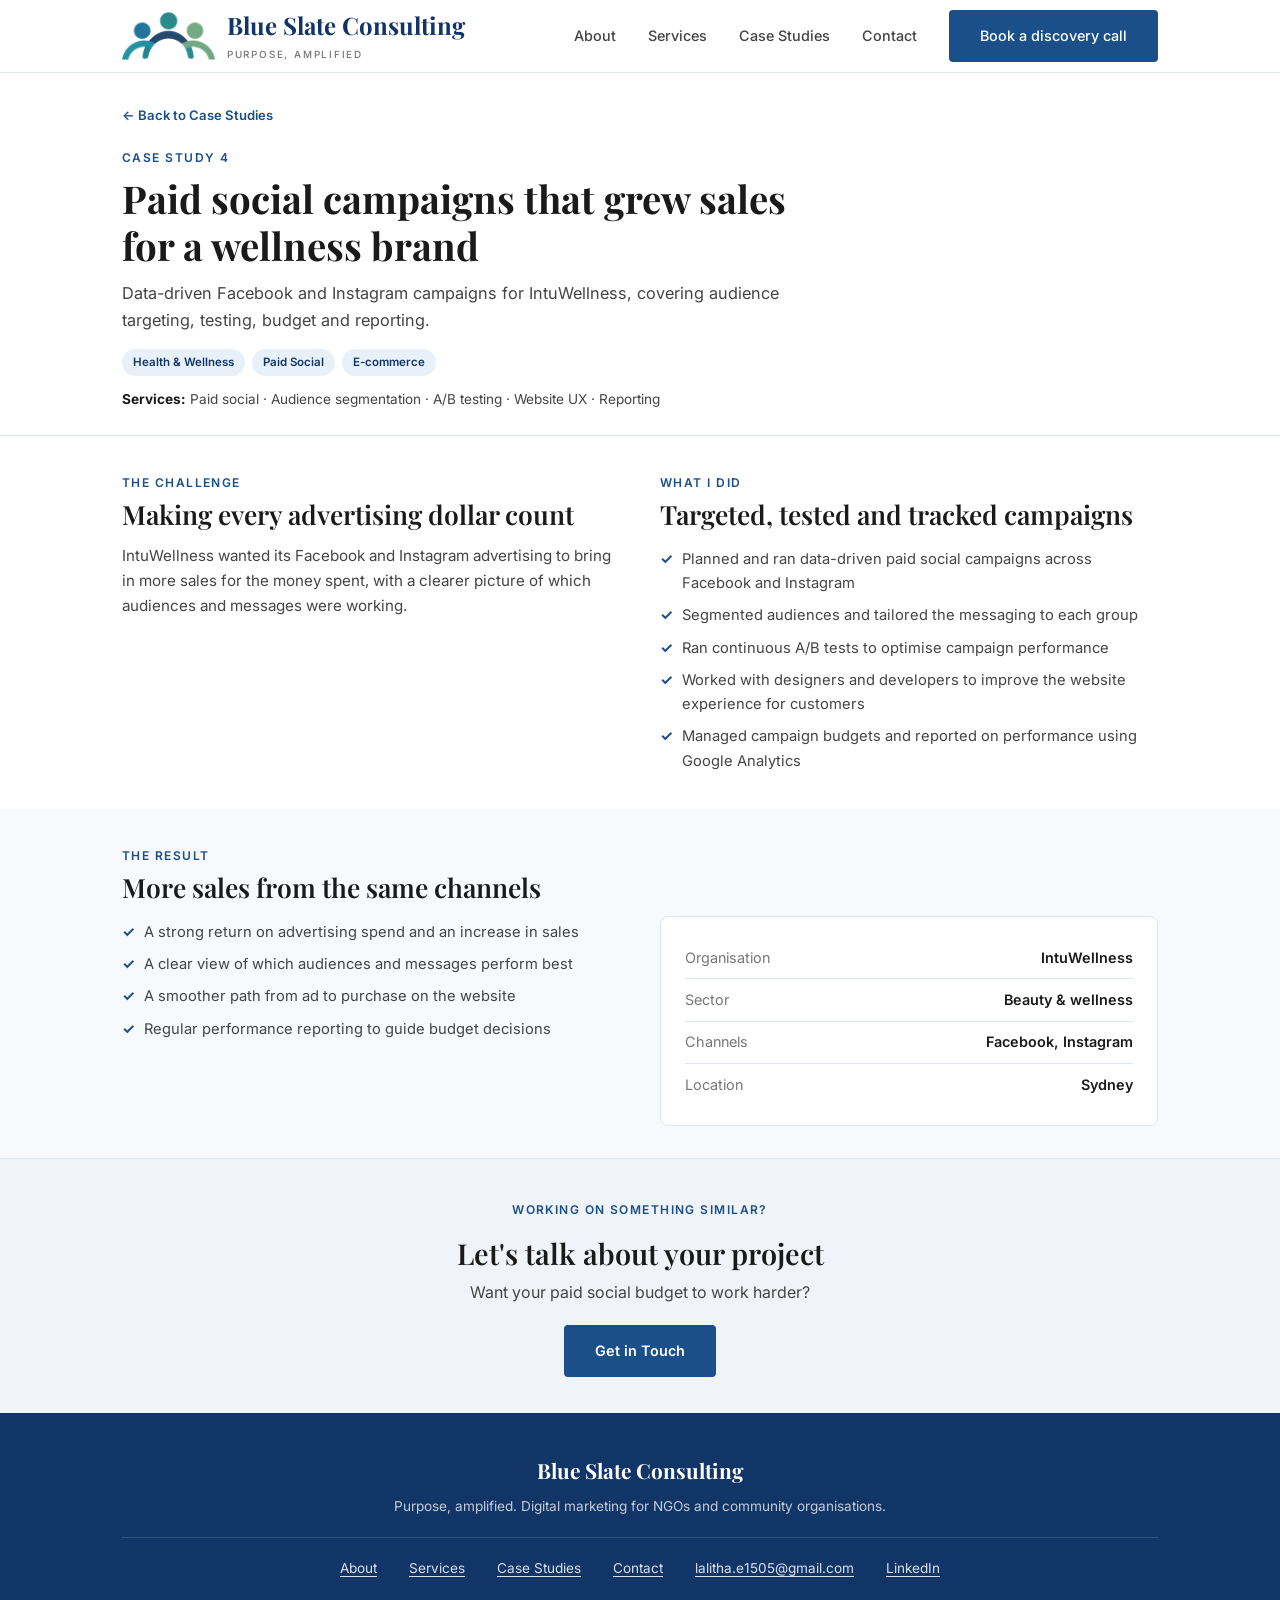
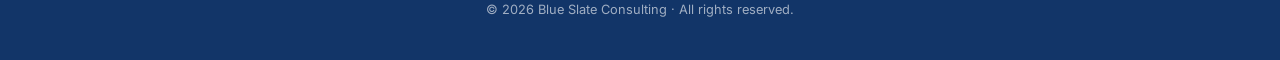
<file: Intuwellness.html>
<!DOCTYPE html>
<html lang="en">
<head>
<meta charset="UTF-8" />
<meta name="viewport" content="width=device-width, initial-scale=1.0" />
<title>IntuWellness case study - Blue Slate Consulting</title>
<meta name="description" content="Case study: Facebook and Instagram paid campaigns for IntuWellness, a beauty and wellness brand." />
<link rel="preconnect" href="https://fonts.googleapis.com">
<link href="https://fonts.googleapis.com/css2?family=Playfair+Display:ital,wght@0,400;0,600;0,700;1,600&family=Inter:wght@300;400;500;600&display=swap" rel="stylesheet">
<style>
*,*::before,*::after{box-sizing:border-box;margin:0;padding:0}
html{scroll-behavior:smooth}
body{font-family:'Inter',system-ui,sans-serif;color:#1a1a1a;background:#fff;line-height:1.65;font-size:16px}
img{max-width:100%;display:block}
a{color:inherit;text-decoration:none}
ul{list-style:none}
:root{
--blue:#1a4f8a;--blue-dark:#123568;--blue-light:#e8f0f9;--blue-mid:#2261aa;
--text-mid:#444;--text-light:#777;--bg-light:#f7f9fc;--bg-cream:#f0f4f9;--border:#dde5f0;
--font-display:'Playfair Display',Georgia,serif;--radius:4px;--radius-lg:8px;
--shadow:0 2px 16px rgba(26,79,138,.08);--shadow-lg:0 8px 40px rgba(26,79,138,.15);--transition:0.22s ease}
h1,h2,h3,h4{font-family:var(--font-display);line-height:1.2;color:#1a1a1a}
h1{font-size:clamp(1.6rem,3.5vw,2.4rem);font-weight:700}
h2{font-size:clamp(1.6rem,3.5vw,2.3rem);font-weight:600}
h3{font-size:1.15rem;font-weight:600}
p{color:var(--text-mid)}
.container{max-width:1100px;margin:0 auto;padding:0 2rem}
.section{padding:64px 0}
.eyebrow{font-size:.75rem;font-weight:600;letter-spacing:.12em;text-transform:uppercase;color:var(--blue);display:inline-block;margin-bottom:1rem}
.blue{color:var(--blue)}
.text-center{text-align:center}
.grid-2{display:grid;grid-template-columns:1fr 1fr;gap:3rem;align-items:center}
.grid-3{display:grid;grid-template-columns:repeat(3,1fr);gap:1.5rem}
.btn{display:inline-block;padding:.75rem 1.8rem;border-radius:var(--radius);font-family:'Inter',sans-serif;font-size:.9rem;font-weight:600;cursor:pointer;border:2px solid transparent;transition:all var(--transition)}
.btn-primary{background:var(--blue);color:#fff !important;border-color:var(--blue)}
.btn-primary:hover{background:var(--blue-dark);border-color:var(--blue-dark)}

/* NAV */
nav{position:sticky;top:0;z-index:100;background:#fff;border-bottom:1px solid var(--border)}
.nav-inner{display:flex;align-items:center;justify-content:space-between;height:72px}
.logo{font-family:var(--font-display);font-size:1.5rem;font-weight:700;color:var(--blue-dark);line-height:1.1;display:flex;align-items:center;gap:.75rem}
.logo img{height:48px;width:auto}
.logo span{display:block;font-size:.62rem;font-family:'Inter',sans-serif;font-weight:500;letter-spacing:.18em;text-transform:uppercase;color:var(--text-light);margin-top:10px}
.nav-links{display:flex;gap:2rem;align-items:center}
.nav-links a{font-size:.9rem;font-weight:500;color:var(--text-mid);transition:color var(--transition)}
.nav-links a:hover{color:var(--blue)}
.nav-links a.btn-primary:hover{color:#fff}
.hamburger{display:none;flex-direction:column;gap:5px;cursor:pointer;padding:4px;background:none;border:none}
.hamburger span{display:block;width:24px;height:2px;background:#1a1a1a;border-radius:2px}


/* CASE STUDY PAGE */
.cs-hero{padding:28px 0 24px;border-bottom:1px solid var(--border)}
.back-link{display:inline-block;font-size:.82rem;font-weight:600;color:var(--blue);margin-bottom:1rem}
.back-link:hover{text-decoration:underline}
.cs-hero .eyebrow{margin-bottom:.5rem}
.cs-hero h1{max-width:720px;margin-bottom:.75rem}
.cs-hero .lead{max-width:680px;font-size:1.02rem;margin-bottom:1rem}
.cs-tags{display:flex;flex-wrap:wrap;gap:.4rem;margin-bottom:.75rem}
.cs-tag{background:var(--blue-light);color:var(--blue-dark);font-size:.72rem;font-weight:600;padding:.25rem .7rem;border-radius:2rem}
.cs-services{font-size:.85rem;color:var(--text-mid)}
.cs-services strong{color:#1a1a1a}
.cs-section{padding:32px 0}
.cs-section.alt{background:var(--bg-light)}
.cs-cols{display:grid;grid-template-columns:1fr 1fr;gap:2.5rem;align-items:start}
.cs-section .eyebrow{margin-bottom:.4rem}
.cs-section h2{font-size:clamp(1.3rem,2.6vw,1.65rem);margin-bottom:.75rem}
.cs-section p{font-size:.95rem}
.check-list li{position:relative;padding:.25rem 0 .25rem 1.4rem;font-size:.92rem;color:var(--text-mid)}
.check-list li::before{content:'\2713';position:absolute;left:0;color:var(--blue);font-weight:700}
.stats{display:grid;grid-template-columns:1fr 1fr;gap:1rem;margin-top:1.25rem}
.stat{background:var(--blue-light);border-radius:var(--radius-lg);padding:1rem;text-align:center}
.stat strong{display:block;font-family:var(--font-display);font-size:1.7rem;color:var(--blue);line-height:1.2}
.stat span{font-size:.8rem;color:var(--text-mid)}
.cs-quote{background:var(--blue);border-radius:var(--radius-lg);padding:1.75rem 2rem}
.cs-quote blockquote{font-size:1.05rem;font-style:italic;line-height:1.7;color:#fff}
.cs-quote blockquote::before{content:'\201C';display:block;font-family:var(--font-display);font-style:normal;font-size:3rem;line-height:.6;color:#9CC4F5;margin-bottom:.5rem}
.cs-quote figcaption{margin-top:1rem;font-size:.82rem;font-weight:600;color:rgba(255,255,255,.85)}
.cs-facts{background:#fff;border:1px solid var(--border);border-radius:var(--radius-lg);padding:1.25rem 1.5rem}
.cs-facts div{display:flex;justify-content:space-between;gap:1rem;padding:.55rem 0;border-bottom:1px solid var(--border);font-size:.9rem}
.cs-facts div:last-child{border-bottom:none}
.cs-facts dt{color:var(--text-light)}
.cs-facts dd{color:#1a1a1a;font-weight:600;text-align:right}
.cs-cta{background:var(--bg-cream);border-top:1px solid var(--border);padding:36px 0;text-align:center}
.cs-cta h2{font-size:clamp(1.4rem,3vw,1.8rem);margin-bottom:.5rem}
.cs-cta p{margin-bottom:1.25rem}

/* FOOTER */
footer{background:var(--blue-dark);color:#fff;padding:2.5rem 0;text-align:center;font-size:.88rem}
footer p{color:#fff}
.footer-logo{font-family:var(--font-display);font-size:1.3rem;font-weight:700;color:#fff;margin-bottom:.5rem}
.footer-tagline{color:rgba(255,255,255,.75);font-size:.85rem;margin-bottom:1rem}
.footer-links{display:flex;justify-content:center;gap:2rem;flex-wrap:wrap;margin-top:.75rem}
.footer-links a{color:rgba(255,255,255,.85);font-size:.85rem;text-decoration:underline;text-underline-offset:3px}
.footer-links a:hover{color:#fff}
.footer-divider{border:none;border-top:1px solid rgba(255,255,255,.15);margin:1.2rem 0}


@media(max-width:768px){
.hamburger{display:flex}
.nav-links{display:none;position:fixed;top:72px;left:0;right:0;background:#fff;flex-direction:column;padding:1.5rem 2rem;border-bottom:1px solid var(--border);gap:1.2rem;box-shadow:var(--shadow)}
.nav-links.open{display:flex}
.nav-links .btn{width:100%;text-align:center}
.cs-cols{grid-template-columns:1fr;gap:1.75rem}
.cs-section{padding:26px 0}
}
</style>
</head>
<body>

<nav>
<div class="container nav-inner">
<a href="index.html" class="logo"><img src="/assets/images/logo-icon.png" alt="Blue Slate Consulting logo"><div>Blue Slate Consulting<br><span>Purpose, amplified</span></div></a>
<div class="nav-links" id="navLinks">
<a href="index.html#about">About</a>
<a href="index.html#services">Services</a>
<a href="index.html#casestudies">Case Studies</a>
<a href="index.html#contact">Contact</a>
<a href="index.html#contact" class="btn btn-primary">Book a discovery call</a>
</div>
<button class="hamburger" id="hamburger" aria-label="Menu"><span></span><span></span><span></span></button>
</div>
</nav>

<!-- CASE STUDY HEADER -->
<section class="cs-hero">
<div class="container">
<a href="index.html#casestudies" class="back-link">&larr; Back to Case Studies</a><br>
<span class="eyebrow">Case Study 4</span>
<h1>Paid social campaigns that grew sales for a wellness brand</h1>
<p class="lead">Data-driven Facebook and Instagram campaigns for IntuWellness, covering audience targeting, testing, budget and reporting.</p>
<div class="cs-tags"><span class="cs-tag">Health &amp; Wellness</span><span class="cs-tag">Paid Social</span><span class="cs-tag">E-commerce</span></div>
<p class="cs-services"><strong>Services:</strong> Paid social &middot; Audience segmentation &middot; A/B testing &middot; Website UX &middot; Reporting</p>
</div>
</section>

<!-- CHALLENGE + WHAT I DID -->
<section class="cs-section">
<div class="container cs-cols">
<div>
<span class="eyebrow">The Challenge</span>
<h2>Making every advertising dollar count</h2>
<p>IntuWellness wanted its Facebook and Instagram advertising to bring in more sales for the money spent, with a clearer picture of which audiences and messages were working.</p>
</div>
<div>
<span class="eyebrow">What I Did</span>
<h2>Targeted, tested and tracked campaigns</h2>
<ul class="check-list">
<li>Planned and ran data-driven paid social campaigns across Facebook and Instagram</li>
<li>Segmented audiences and tailored the messaging to each group</li>
<li>Ran continuous A/B tests to optimise campaign performance</li>
<li>Worked with designers and developers to improve the website experience for customers</li>
<li>Managed campaign budgets and reported on performance using Google Analytics</li>
</ul>
</div>
</div>
</section>

<!-- RESULT -->
<section class="cs-section alt">
<div class="container">
<span class="eyebrow">The Result</span>
<h2>More sales from the same channels</h2>
<div class="cs-cols">
<ul class="check-list">
<li>A strong return on advertising spend and an increase in sales</li>
<li>A clear view of which audiences and messages perform best</li>
<li>A smoother path from ad to purchase on the website</li>
<li>Regular performance reporting to guide budget decisions</li>
</ul>
<dl class="cs-facts">
<div><dt>Organisation</dt><dd>IntuWellness</dd></div>
<div><dt>Sector</dt><dd>Beauty &amp; wellness</dd></div>
<div><dt>Channels</dt><dd>Facebook, Instagram</dd></div>
<div><dt>Location</dt><dd>Sydney</dd></div>
</dl>
</div>
</div>
</section>

<!-- CTA -->
<section class="cs-cta">
<div class="container">
<span class="eyebrow">Working on something similar?</span>
<h2>Let's talk about your project</h2>
<p>Want your paid social budget to work harder?</p>
<a href="index.html#contact" class="btn btn-primary">Get in Touch</a>
</div>
</section>

<footer>
<div class="container">
<div class="footer-logo">Blue Slate Consulting</div>
<div class="footer-tagline">Purpose, amplified. Digital marketing for NGOs and community organisations.</div>
<hr class="footer-divider">
<div class="footer-links">
<a href="index.html#about">About</a>
<a href="index.html#services">Services</a>
<a href="index.html#casestudies">Case Studies</a>
<a href="index.html#contact">Contact</a>
<a href="mailto:lalitha.e1505@gmail.com">lalitha.e1505@gmail.com</a>
<a href="https://linkedin.com/in/lalithae/" target="_blank" rel="noopener">LinkedIn</a>
</div>
<!-- Add your ABN and a Privacy Policy link on the next line when ready -->
<p style="margin-top:1.2rem;color:rgba(255,255,255,.6);font-size:.8rem;">© 2026 Blue Slate Consulting · All rights reserved.</p>
</div>
</footer>

<script>
const hamburger=document.getElementById('hamburger');
const navLinks=document.getElementById('navLinks');
hamburger.addEventListener('click',()=>navLinks.classList.toggle('open'));
navLinks.querySelectorAll('a').forEach(a=>a.addEventListener('click',()=>navLinks.classList.remove('open')));
</script>
</body>
</html>
</file>
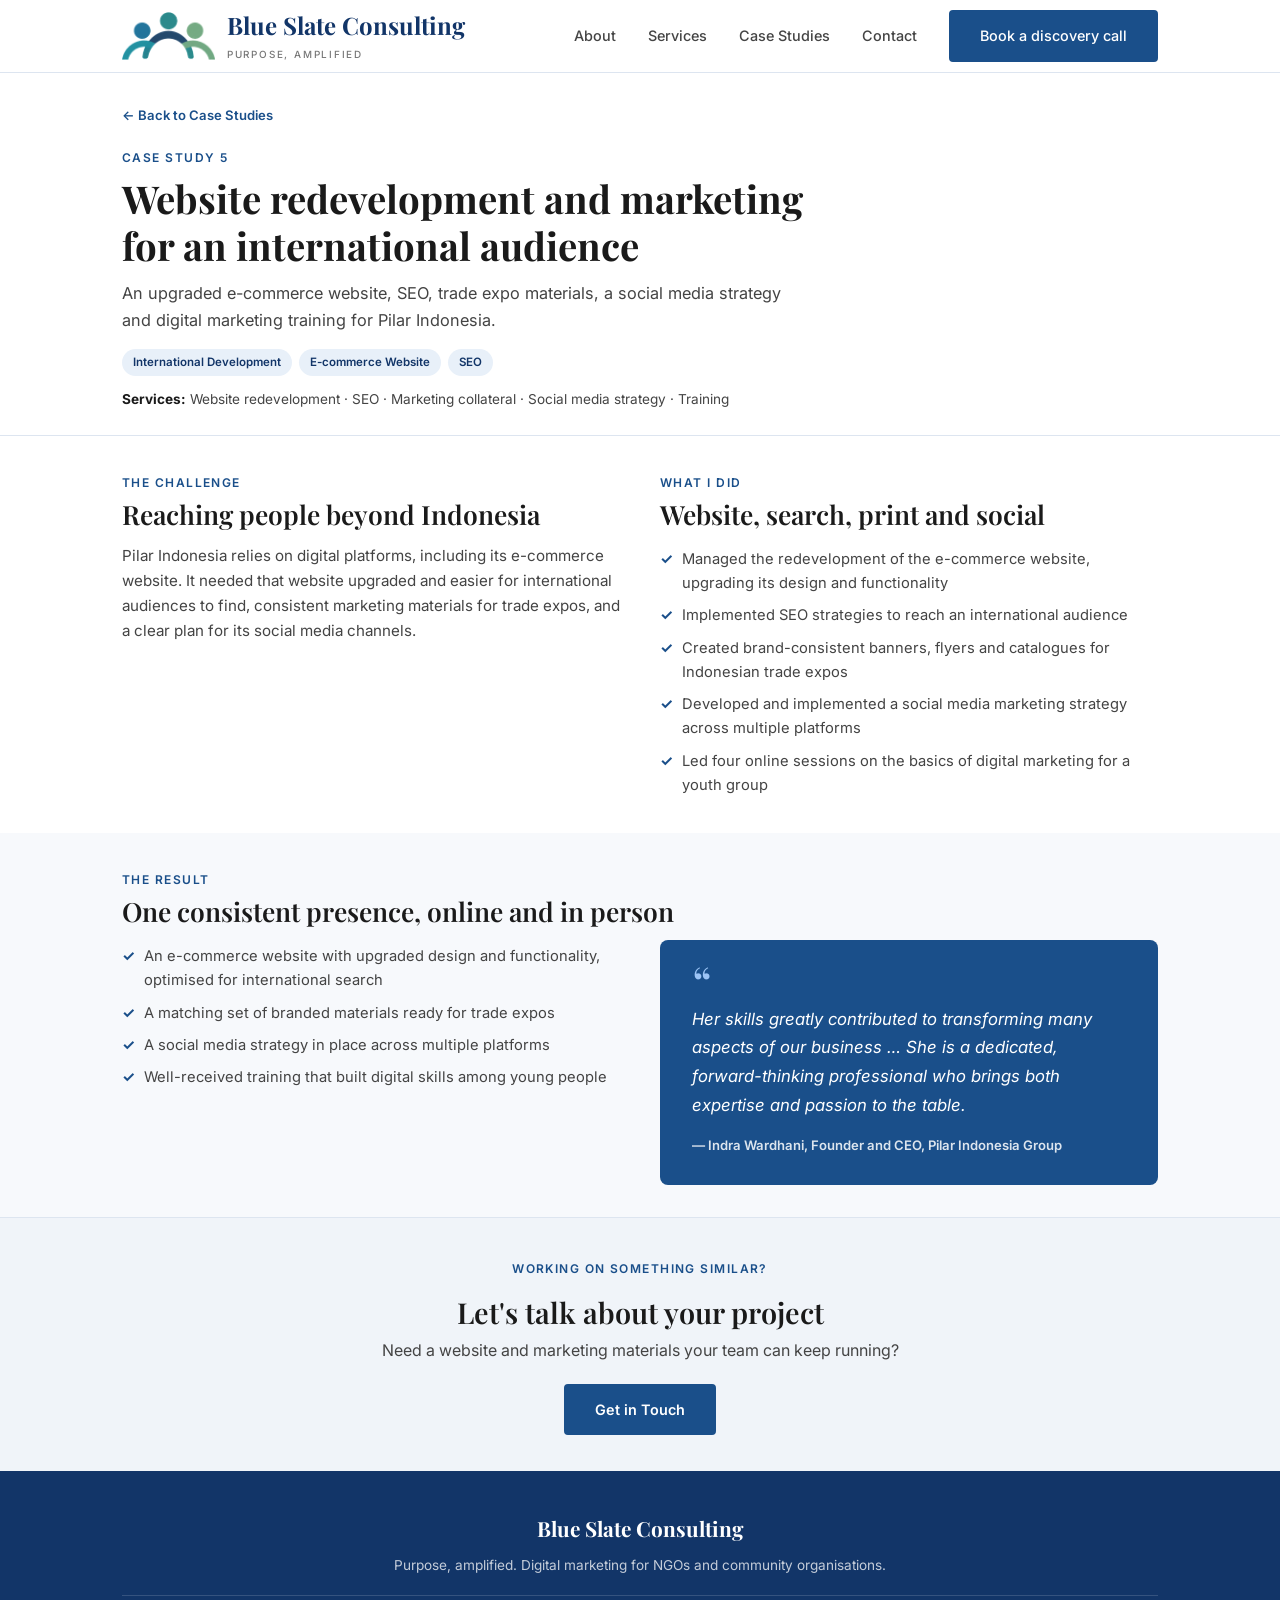
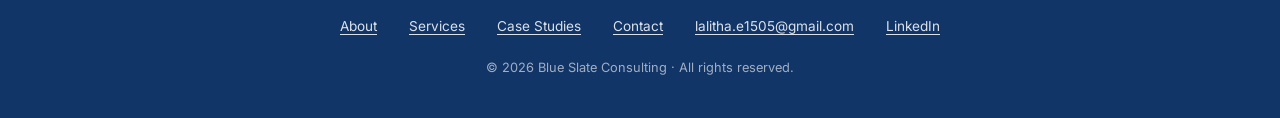
<file: pilar-indonesia.html>
<!DOCTYPE html>
<html lang="en">
<head>
<meta charset="UTF-8" />
<meta name="viewport" content="width=device-width, initial-scale=1.0" />
<title>Pilar Indonesia case study - Blue Slate Consulting</title>
<meta name="description" content="Case study: e-commerce website redevelopment, SEO, trade expo materials and social media strategy for Pilar Indonesia." />
<link rel="preconnect" href="https://fonts.googleapis.com">
<link href="https://fonts.googleapis.com/css2?family=Playfair+Display:ital,wght@0,400;0,600;0,700;1,600&family=Inter:wght@300;400;500;600&display=swap" rel="stylesheet">
<style>
*,*::before,*::after{box-sizing:border-box;margin:0;padding:0}
html{scroll-behavior:smooth}
body{font-family:'Inter',system-ui,sans-serif;color:#1a1a1a;background:#fff;line-height:1.65;font-size:16px}
img{max-width:100%;display:block}
a{color:inherit;text-decoration:none}
ul{list-style:none}
:root{
--blue:#1a4f8a;--blue-dark:#123568;--blue-light:#e8f0f9;--blue-mid:#2261aa;
--text-mid:#444;--text-light:#777;--bg-light:#f7f9fc;--bg-cream:#f0f4f9;--border:#dde5f0;
--font-display:'Playfair Display',Georgia,serif;--radius:4px;--radius-lg:8px;
--shadow:0 2px 16px rgba(26,79,138,.08);--shadow-lg:0 8px 40px rgba(26,79,138,.15);--transition:0.22s ease}
h1,h2,h3,h4{font-family:var(--font-display);line-height:1.2;color:#1a1a1a}
h1{font-size:clamp(1.6rem,3.5vw,2.4rem);font-weight:700}
h2{font-size:clamp(1.6rem,3.5vw,2.3rem);font-weight:600}
h3{font-size:1.15rem;font-weight:600}
p{color:var(--text-mid)}
.container{max-width:1100px;margin:0 auto;padding:0 2rem}
.section{padding:64px 0}
.eyebrow{font-size:.75rem;font-weight:600;letter-spacing:.12em;text-transform:uppercase;color:var(--blue);display:inline-block;margin-bottom:1rem}
.blue{color:var(--blue)}
.text-center{text-align:center}
.grid-2{display:grid;grid-template-columns:1fr 1fr;gap:3rem;align-items:center}
.grid-3{display:grid;grid-template-columns:repeat(3,1fr);gap:1.5rem}
.btn{display:inline-block;padding:.75rem 1.8rem;border-radius:var(--radius);font-family:'Inter',sans-serif;font-size:.9rem;font-weight:600;cursor:pointer;border:2px solid transparent;transition:all var(--transition)}
.btn-primary{background:var(--blue);color:#fff !important;border-color:var(--blue)}
.btn-primary:hover{background:var(--blue-dark);border-color:var(--blue-dark)}

/* NAV */
nav{position:sticky;top:0;z-index:100;background:#fff;border-bottom:1px solid var(--border)}
.nav-inner{display:flex;align-items:center;justify-content:space-between;height:72px}
.logo{font-family:var(--font-display);font-size:1.5rem;font-weight:700;color:var(--blue-dark);line-height:1.1;display:flex;align-items:center;gap:.75rem}
.logo img{height:48px;width:auto}
.logo span{display:block;font-size:.62rem;font-family:'Inter',sans-serif;font-weight:500;letter-spacing:.18em;text-transform:uppercase;color:var(--text-light);margin-top:10px}
.nav-links{display:flex;gap:2rem;align-items:center}
.nav-links a{font-size:.9rem;font-weight:500;color:var(--text-mid);transition:color var(--transition)}
.nav-links a:hover{color:var(--blue)}
.nav-links a.btn-primary:hover{color:#fff}
.hamburger{display:none;flex-direction:column;gap:5px;cursor:pointer;padding:4px;background:none;border:none}
.hamburger span{display:block;width:24px;height:2px;background:#1a1a1a;border-radius:2px}


/* CASE STUDY PAGE */
.cs-hero{padding:28px 0 24px;border-bottom:1px solid var(--border)}
.back-link{display:inline-block;font-size:.82rem;font-weight:600;color:var(--blue);margin-bottom:1rem}
.back-link:hover{text-decoration:underline}
.cs-hero .eyebrow{margin-bottom:.5rem}
.cs-hero h1{max-width:720px;margin-bottom:.75rem}
.cs-hero .lead{max-width:680px;font-size:1.02rem;margin-bottom:1rem}
.cs-tags{display:flex;flex-wrap:wrap;gap:.4rem;margin-bottom:.75rem}
.cs-tag{background:var(--blue-light);color:var(--blue-dark);font-size:.72rem;font-weight:600;padding:.25rem .7rem;border-radius:2rem}
.cs-services{font-size:.85rem;color:var(--text-mid)}
.cs-services strong{color:#1a1a1a}
.cs-section{padding:32px 0}
.cs-section.alt{background:var(--bg-light)}
.cs-cols{display:grid;grid-template-columns:1fr 1fr;gap:2.5rem;align-items:start}
.cs-section .eyebrow{margin-bottom:.4rem}
.cs-section h2{font-size:clamp(1.3rem,2.6vw,1.65rem);margin-bottom:.75rem}
.cs-section p{font-size:.95rem}
.check-list li{position:relative;padding:.25rem 0 .25rem 1.4rem;font-size:.92rem;color:var(--text-mid)}
.check-list li::before{content:'\2713';position:absolute;left:0;color:var(--blue);font-weight:700}
.stats{display:grid;grid-template-columns:1fr 1fr;gap:1rem;margin-top:1.25rem}
.stat{background:var(--blue-light);border-radius:var(--radius-lg);padding:1rem;text-align:center}
.stat strong{display:block;font-family:var(--font-display);font-size:1.7rem;color:var(--blue);line-height:1.2}
.stat span{font-size:.8rem;color:var(--text-mid)}
.cs-quote{background:var(--blue);border-radius:var(--radius-lg);padding:1.75rem 2rem}
.cs-quote blockquote{font-size:1.05rem;font-style:italic;line-height:1.7;color:#fff}
.cs-quote blockquote::before{content:'\201C';display:block;font-family:var(--font-display);font-style:normal;font-size:3rem;line-height:.6;color:#9CC4F5;margin-bottom:.5rem}
.cs-quote figcaption{margin-top:1rem;font-size:.82rem;font-weight:600;color:rgba(255,255,255,.85)}
.cs-facts{background:#fff;border:1px solid var(--border);border-radius:var(--radius-lg);padding:1.25rem 1.5rem}
.cs-facts div{display:flex;justify-content:space-between;gap:1rem;padding:.55rem 0;border-bottom:1px solid var(--border);font-size:.9rem}
.cs-facts div:last-child{border-bottom:none}
.cs-facts dt{color:var(--text-light)}
.cs-facts dd{color:#1a1a1a;font-weight:600;text-align:right}
.cs-cta{background:var(--bg-cream);border-top:1px solid var(--border);padding:36px 0;text-align:center}
.cs-cta h2{font-size:clamp(1.4rem,3vw,1.8rem);margin-bottom:.5rem}
.cs-cta p{margin-bottom:1.25rem}

/* FOOTER */
footer{background:var(--blue-dark);color:#fff;padding:2.5rem 0;text-align:center;font-size:.88rem}
footer p{color:#fff}
.footer-logo{font-family:var(--font-display);font-size:1.3rem;font-weight:700;color:#fff;margin-bottom:.5rem}
.footer-tagline{color:rgba(255,255,255,.75);font-size:.85rem;margin-bottom:1rem}
.footer-links{display:flex;justify-content:center;gap:2rem;flex-wrap:wrap;margin-top:.75rem}
.footer-links a{color:rgba(255,255,255,.85);font-size:.85rem;text-decoration:underline;text-underline-offset:3px}
.footer-links a:hover{color:#fff}
.footer-divider{border:none;border-top:1px solid rgba(255,255,255,.15);margin:1.2rem 0}


@media(max-width:768px){
.hamburger{display:flex}
.nav-links{display:none;position:fixed;top:72px;left:0;right:0;background:#fff;flex-direction:column;padding:1.5rem 2rem;border-bottom:1px solid var(--border);gap:1.2rem;box-shadow:var(--shadow)}
.nav-links.open{display:flex}
.nav-links .btn{width:100%;text-align:center}
.cs-cols{grid-template-columns:1fr;gap:1.75rem}
.cs-section{padding:26px 0}
}
</style>
</head>
<body>

<nav>
<div class="container nav-inner">
<a href="index.html" class="logo"><img src="/assets/images/logo-icon.png" alt="Blue Slate Consulting logo"><div>Blue Slate Consulting<br><span>Purpose, amplified</span></div></a>
<div class="nav-links" id="navLinks">
<a href="index.html#about">About</a>
<a href="index.html#services">Services</a>
<a href="index.html#casestudies">Case Studies</a>
<a href="index.html#contact">Contact</a>
<a href="index.html#contact" class="btn btn-primary">Book a discovery call</a>
</div>
<button class="hamburger" id="hamburger" aria-label="Menu"><span></span><span></span><span></span></button>
</div>
</nav>

<!-- CASE STUDY HEADER -->
<section class="cs-hero">
<div class="container">
<a href="index.html#casestudies" class="back-link">&larr; Back to Case Studies</a><br>
<span class="eyebrow">Case Study 5</span>
<h1>Website redevelopment and marketing for an international audience</h1>
<p class="lead">An upgraded e-commerce website, SEO, trade expo materials, a social media strategy and digital marketing training for Pilar Indonesia.</p>
<div class="cs-tags"><span class="cs-tag">International Development</span><span class="cs-tag">E-commerce Website</span><span class="cs-tag">SEO</span></div>
<p class="cs-services"><strong>Services:</strong> Website redevelopment &middot; SEO &middot; Marketing collateral &middot; Social media strategy &middot; Training</p>
</div>
</section>

<!-- CHALLENGE + WHAT I DID -->
<section class="cs-section">
<div class="container cs-cols">
<div>
<span class="eyebrow">The Challenge</span>
<h2>Reaching people beyond Indonesia</h2>
<p>Pilar Indonesia relies on digital platforms, including its e-commerce website. It needed that website upgraded and easier for international audiences to find, consistent marketing materials for trade expos, and a clear plan for its social media channels.</p>
</div>
<div>
<span class="eyebrow">What I Did</span>
<h2>Website, search, print and social</h2>
<ul class="check-list">
<li>Managed the redevelopment of the e-commerce website, upgrading its design and functionality</li>
<li>Implemented SEO strategies to reach an international audience</li>
<li>Created brand-consistent banners, flyers and catalogues for Indonesian trade expos</li>
<li>Developed and implemented a social media marketing strategy across multiple platforms</li>
<li>Led four online sessions on the basics of digital marketing for a youth group</li>
</ul>
</div>
</div>
</section>

<!-- RESULT -->
<section class="cs-section alt">
<div class="container">
<span class="eyebrow">The Result</span>
<h2>One consistent presence, online and in person</h2>
<div class="cs-cols">
<ul class="check-list">
<li>An e-commerce website with upgraded design and functionality, optimised for international search</li>
<li>A matching set of branded materials ready for trade expos</li>
<li>A social media strategy in place across multiple platforms</li>
<li>Well-received training that built digital skills among young people</li>
</ul>
<figure class="cs-quote">
<blockquote>Her skills greatly contributed to transforming many aspects of our business &hellip; She is a dedicated, forward-thinking professional who brings both expertise and passion to the table.</blockquote>
<figcaption>&mdash; Indra Wardhani, Founder and CEO, Pilar Indonesia Group</figcaption>
</figure>
</div>
</div>
</section>

<!-- CTA -->
<section class="cs-cta">
<div class="container">
<span class="eyebrow">Working on something similar?</span>
<h2>Let's talk about your project</h2>
<p>Need a website and marketing materials your team can keep running?</p>
<a href="index.html#contact" class="btn btn-primary">Get in Touch</a>
</div>
</section>

<footer>
<div class="container">
<div class="footer-logo">Blue Slate Consulting</div>
<div class="footer-tagline">Purpose, amplified. Digital marketing for NGOs and community organisations.</div>
<hr class="footer-divider">
<div class="footer-links">
<a href="index.html#about">About</a>
<a href="index.html#services">Services</a>
<a href="index.html#casestudies">Case Studies</a>
<a href="index.html#contact">Contact</a>
<a href="mailto:lalitha.e1505@gmail.com">lalitha.e1505@gmail.com</a>
<a href="https://linkedin.com/in/lalithae/" target="_blank" rel="noopener">LinkedIn</a>
</div>
<!-- Add your ABN and a Privacy Policy link on the next line when ready -->
<p style="margin-top:1.2rem;color:rgba(255,255,255,.6);font-size:.8rem;">© 2026 Blue Slate Consulting · All rights reserved.</p>
</div>
</footer>

<script>
const hamburger=document.getElementById('hamburger');
const navLinks=document.getElementById('navLinks');
hamburger.addEventListener('click',()=>navLinks.classList.toggle('open'));
navLinks.querySelectorAll('a').forEach(a=>a.addEventListener('click',()=>navLinks.classList.remove('open')));
</script>
</body>
</html>
</file>
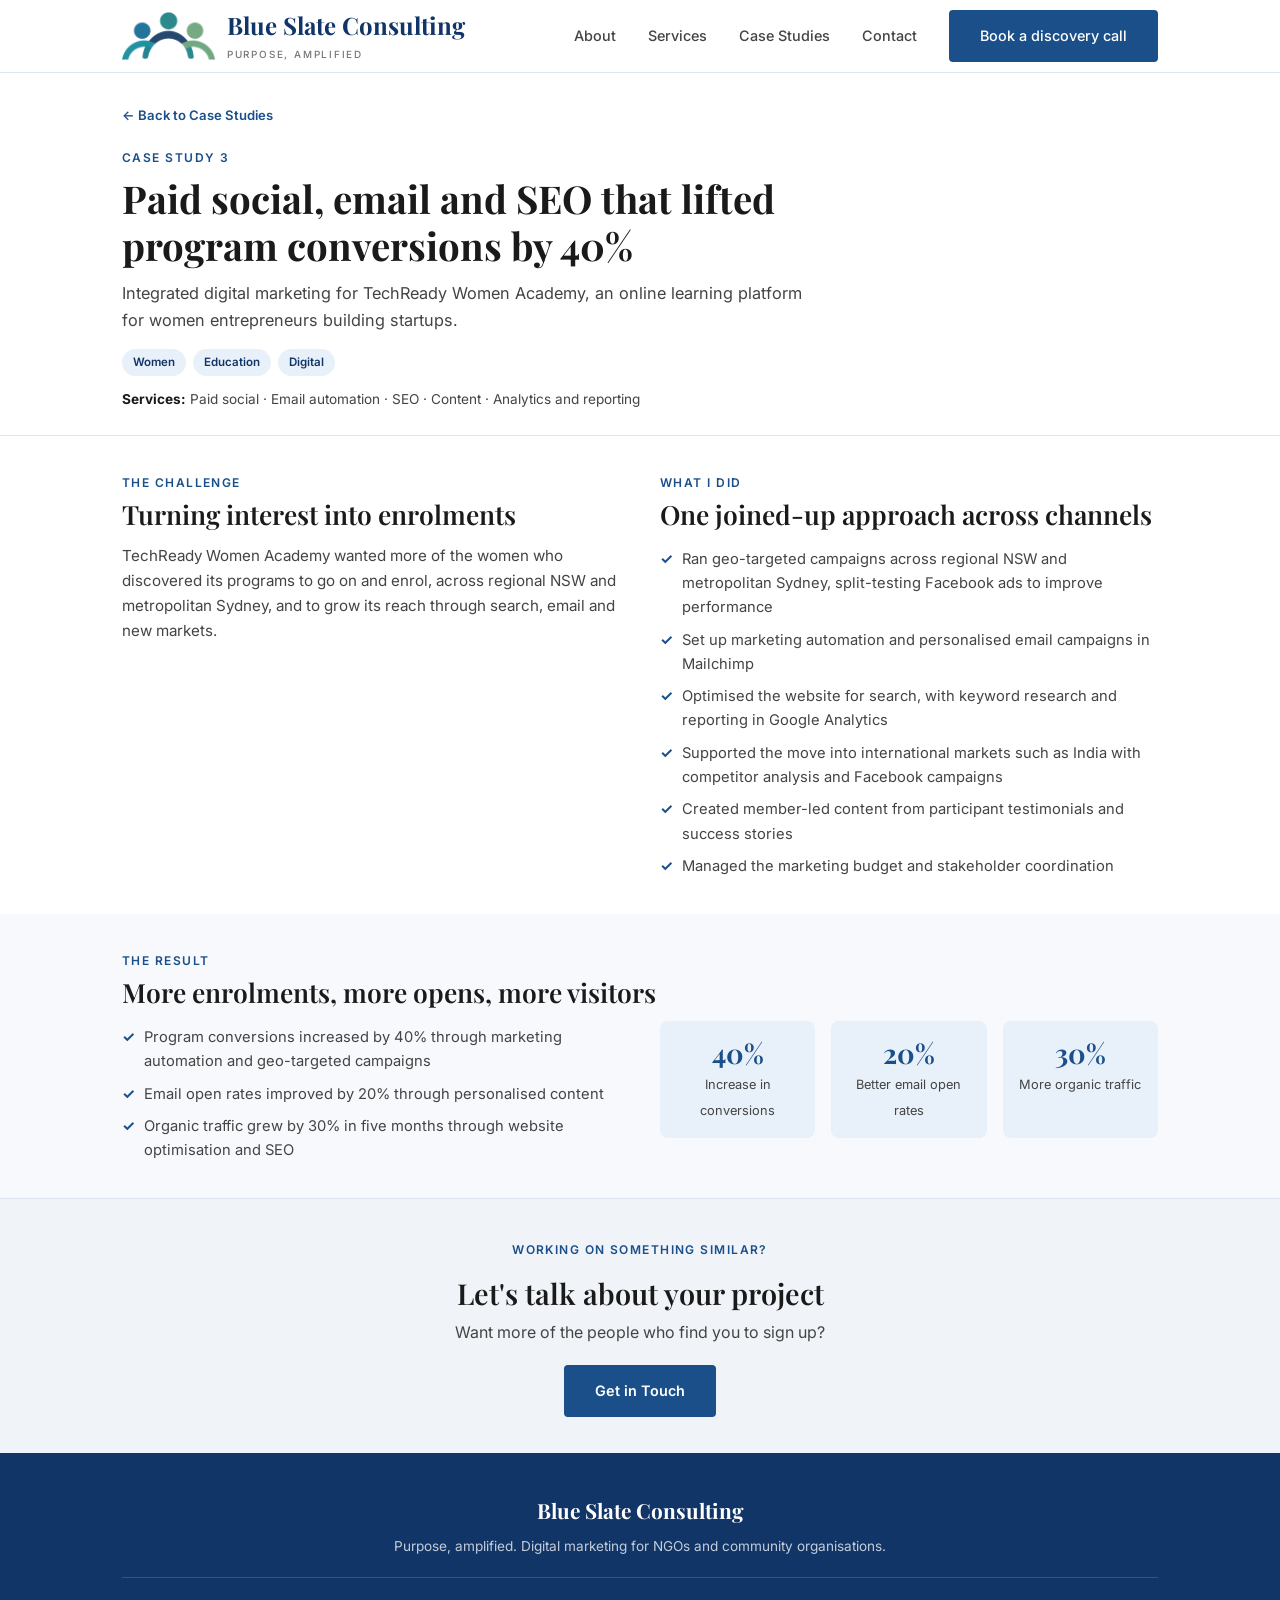
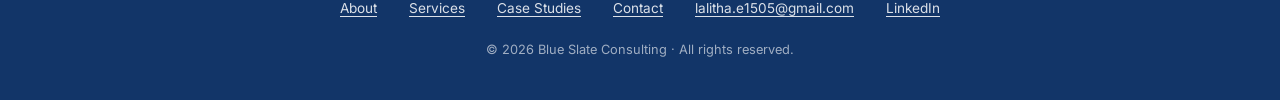
<file: techready-women.html>
<!DOCTYPE html>
<html lang="en">
<head>
<meta charset="UTF-8" />
<meta name="viewport" content="width=device-width, initial-scale=1.0" />
<title>TechReady Women Academy case study - Blue Slate Consulting</title>
<meta name="description" content="Case study: paid social, email automation and SEO for TechReady Women Academy that lifted program conversions by 40%." />
<link rel="preconnect" href="https://fonts.googleapis.com">
<link href="https://fonts.googleapis.com/css2?family=Playfair+Display:ital,wght@0,400;0,600;0,700;1,600&family=Inter:wght@300;400;500;600&display=swap" rel="stylesheet">
<style>
*,*::before,*::after{box-sizing:border-box;margin:0;padding:0}
html{scroll-behavior:smooth}
body{font-family:'Inter',system-ui,sans-serif;color:#1a1a1a;background:#fff;line-height:1.65;font-size:16px}
img{max-width:100%;display:block}
a{color:inherit;text-decoration:none}
ul{list-style:none}
:root{
--blue:#1a4f8a;--blue-dark:#123568;--blue-light:#e8f0f9;--blue-mid:#2261aa;
--text-mid:#444;--text-light:#777;--bg-light:#f7f9fc;--bg-cream:#f0f4f9;--border:#dde5f0;
--font-display:'Playfair Display',Georgia,serif;--radius:4px;--radius-lg:8px;
--shadow:0 2px 16px rgba(26,79,138,.08);--shadow-lg:0 8px 40px rgba(26,79,138,.15);--transition:0.22s ease}
h1,h2,h3,h4{font-family:var(--font-display);line-height:1.2;color:#1a1a1a}
h1{font-size:clamp(1.6rem,3.5vw,2.4rem);font-weight:700}
h2{font-size:clamp(1.6rem,3.5vw,2.3rem);font-weight:600}
h3{font-size:1.15rem;font-weight:600}
p{color:var(--text-mid)}
.container{max-width:1100px;margin:0 auto;padding:0 2rem}
.section{padding:64px 0}
.eyebrow{font-size:.75rem;font-weight:600;letter-spacing:.12em;text-transform:uppercase;color:var(--blue);display:inline-block;margin-bottom:1rem}
.blue{color:var(--blue)}
.text-center{text-align:center}
.grid-2{display:grid;grid-template-columns:1fr 1fr;gap:3rem;align-items:center}
.grid-3{display:grid;grid-template-columns:repeat(3,1fr);gap:1.5rem}
.btn{display:inline-block;padding:.75rem 1.8rem;border-radius:var(--radius);font-family:'Inter',sans-serif;font-size:.9rem;font-weight:600;cursor:pointer;border:2px solid transparent;transition:all var(--transition)}
.btn-primary{background:var(--blue);color:#fff !important;border-color:var(--blue)}
.btn-primary:hover{background:var(--blue-dark);border-color:var(--blue-dark)}

/* NAV */
nav{position:sticky;top:0;z-index:100;background:#fff;border-bottom:1px solid var(--border)}
.nav-inner{display:flex;align-items:center;justify-content:space-between;height:72px}
.logo{font-family:var(--font-display);font-size:1.5rem;font-weight:700;color:var(--blue-dark);line-height:1.1;display:flex;align-items:center;gap:.75rem}
.logo img{height:48px;width:auto}
.logo span{display:block;font-size:.62rem;font-family:'Inter',sans-serif;font-weight:500;letter-spacing:.18em;text-transform:uppercase;color:var(--text-light);margin-top:10px}
.nav-links{display:flex;gap:2rem;align-items:center}
.nav-links a{font-size:.9rem;font-weight:500;color:var(--text-mid);transition:color var(--transition)}
.nav-links a:hover{color:var(--blue)}
.nav-links a.btn-primary:hover{color:#fff}
.hamburger{display:none;flex-direction:column;gap:5px;cursor:pointer;padding:4px;background:none;border:none}
.hamburger span{display:block;width:24px;height:2px;background:#1a1a1a;border-radius:2px}


/* CASE STUDY PAGE */
.cs-hero{padding:28px 0 24px;border-bottom:1px solid var(--border)}
.back-link{display:inline-block;font-size:.82rem;font-weight:600;color:var(--blue);margin-bottom:1rem}
.back-link:hover{text-decoration:underline}
.cs-hero .eyebrow{margin-bottom:.5rem}
.cs-hero h1{max-width:720px;margin-bottom:.75rem}
.cs-hero .lead{max-width:680px;font-size:1.02rem;margin-bottom:1rem}
.cs-tags{display:flex;flex-wrap:wrap;gap:.4rem;margin-bottom:.75rem}
.cs-tag{background:var(--blue-light);color:var(--blue-dark);font-size:.72rem;font-weight:600;padding:.25rem .7rem;border-radius:2rem}
.cs-services{font-size:.85rem;color:var(--text-mid)}
.cs-services strong{color:#1a1a1a}
.cs-section{padding:32px 0}
.cs-section.alt{background:var(--bg-light)}
.cs-cols{display:grid;grid-template-columns:1fr 1fr;gap:2.5rem;align-items:start}
.cs-section .eyebrow{margin-bottom:.4rem}
.cs-section h2{font-size:clamp(1.3rem,2.6vw,1.65rem);margin-bottom:.75rem}
.cs-section p{font-size:.95rem}
.check-list li{position:relative;padding:.25rem 0 .25rem 1.4rem;font-size:.92rem;color:var(--text-mid)}
.check-list li::before{content:'\2713';position:absolute;left:0;color:var(--blue);font-weight:700}
.stats{display:grid;grid-template-columns:1fr 1fr;gap:1rem;margin-top:1.25rem}
.stat{background:var(--blue-light);border-radius:var(--radius-lg);padding:1rem;text-align:center}
.stat strong{display:block;font-family:var(--font-display);font-size:1.7rem;color:var(--blue);line-height:1.2}
.stat span{font-size:.8rem;color:var(--text-mid)}
.stats.stats-3{grid-template-columns:repeat(3,1fr);margin-top:0}
.cs-quote{background:var(--blue);border-radius:var(--radius-lg);padding:1.75rem 2rem}
.cs-quote blockquote{font-size:1.05rem;font-style:italic;line-height:1.7;color:#fff}
.cs-quote blockquote::before{content:'\201C';display:block;font-family:var(--font-display);font-style:normal;font-size:3rem;line-height:.6;color:#9CC4F5;margin-bottom:.5rem}
.cs-quote figcaption{margin-top:1rem;font-size:.82rem;font-weight:600;color:rgba(255,255,255,.85)}
.cs-facts{background:#fff;border:1px solid var(--border);border-radius:var(--radius-lg);padding:1.25rem 1.5rem}
.cs-facts div{display:flex;justify-content:space-between;gap:1rem;padding:.55rem 0;border-bottom:1px solid var(--border);font-size:.9rem}
.cs-facts div:last-child{border-bottom:none}
.cs-facts dt{color:var(--text-light)}
.cs-facts dd{color:#1a1a1a;font-weight:600;text-align:right}
.cs-cta{background:var(--bg-cream);border-top:1px solid var(--border);padding:36px 0;text-align:center}
.cs-cta h2{font-size:clamp(1.4rem,3vw,1.8rem);margin-bottom:.5rem}
.cs-cta p{margin-bottom:1.25rem}

/* FOOTER */
footer{background:var(--blue-dark);color:#fff;padding:2.5rem 0;text-align:center;font-size:.88rem}
footer p{color:#fff}
.footer-logo{font-family:var(--font-display);font-size:1.3rem;font-weight:700;color:#fff;margin-bottom:.5rem}
.footer-tagline{color:rgba(255,255,255,.75);font-size:.85rem;margin-bottom:1rem}
.footer-links{display:flex;justify-content:center;gap:2rem;flex-wrap:wrap;margin-top:.75rem}
.footer-links a{color:rgba(255,255,255,.85);font-size:.85rem;text-decoration:underline;text-underline-offset:3px}
.footer-links a:hover{color:#fff}
.footer-divider{border:none;border-top:1px solid rgba(255,255,255,.15);margin:1.2rem 0}


@media(max-width:768px){
.hamburger{display:flex}
.nav-links{display:none;position:fixed;top:72px;left:0;right:0;background:#fff;flex-direction:column;padding:1.5rem 2rem;border-bottom:1px solid var(--border);gap:1.2rem;box-shadow:var(--shadow)}
.nav-links.open{display:flex}
.nav-links .btn{width:100%;text-align:center}
.cs-cols{grid-template-columns:1fr;gap:1.75rem}
.cs-section{padding:26px 0}
}
</style>
</head>
<body>

<nav>
<div class="container nav-inner">
<a href="index.html" class="logo"><img src="/assets/images/logo-icon.png" alt="Blue Slate Consulting logo"><div>Blue Slate Consulting<br><span>Purpose, amplified</span></div></a>
<div class="nav-links" id="navLinks">
<a href="index.html#about">About</a>
<a href="index.html#services">Services</a>
<a href="index.html#casestudies">Case Studies</a>
<a href="index.html#contact">Contact</a>
<a href="index.html#contact" class="btn btn-primary">Book a discovery call</a>
</div>
<button class="hamburger" id="hamburger" aria-label="Menu"><span></span><span></span><span></span></button>
</div>
</nav>

<!-- CASE STUDY HEADER -->
<section class="cs-hero">
<div class="container">
<a href="index.html#casestudies" class="back-link">&larr; Back to Case Studies</a><br>
<span class="eyebrow">Case Study 3</span>
<h1>Paid social, email and SEO that lifted program conversions by 40%</h1>
<p class="lead">Integrated digital marketing for TechReady Women Academy, an online learning platform for women entrepreneurs building startups.</p>
<div class="cs-tags"><span class="cs-tag">Women</span><span class="cs-tag">Education</span><span class="cs-tag">Digital</span></div>
<p class="cs-services"><strong>Services:</strong> Paid social &middot; Email automation &middot; SEO &middot; Content &middot; Analytics and reporting</p>
</div>
</section>

<!-- CHALLENGE + WHAT I DID -->
<section class="cs-section">
<div class="container cs-cols">
<div>
<span class="eyebrow">The Challenge</span>
<h2>Turning interest into enrolments</h2>
<p>TechReady Women Academy wanted more of the women who discovered its programs to go on and enrol, across regional NSW and metropolitan Sydney, and to grow its reach through search, email and new markets.</p>
</div>
<div>
<span class="eyebrow">What I Did</span>
<h2>One joined-up approach across channels</h2>
<ul class="check-list">
<li>Ran geo-targeted campaigns across regional NSW and metropolitan Sydney, split-testing Facebook ads to improve performance</li>
<li>Set up marketing automation and personalised email campaigns in Mailchimp</li>
<li>Optimised the website for search, with keyword research and reporting in Google Analytics</li>
<li>Supported the move into international markets such as India with competitor analysis and Facebook campaigns</li>
<li>Created member-led content from participant testimonials and success stories</li>
<li>Managed the marketing budget and stakeholder coordination</li>
</ul>
</div>
</div>
</section>

<!-- RESULT -->
<section class="cs-section alt">
<div class="container">
<span class="eyebrow">The Result</span>
<h2>More enrolments, more opens, more visitors</h2>
<div class="cs-cols">
<ul class="check-list">
<li>Program conversions increased by 40% through marketing automation and geo-targeted campaigns</li>
<li>Email open rates improved by 20% through personalised content</li>
<li>Organic traffic grew by 30% in five months through website optimisation and SEO</li>
</ul>
<div class="stats stats-3">
<div class="stat"><strong>40%</strong><span>Increase in conversions</span></div>
<div class="stat"><strong>20%</strong><span>Better email open rates</span></div>
<div class="stat"><strong>30%</strong><span>More organic traffic</span></div>
</div>
</div>
</div>
</section>

<!-- CTA -->
<section class="cs-cta">
<div class="container">
<span class="eyebrow">Working on something similar?</span>
<h2>Let's talk about your project</h2>
<p>Want more of the people who find you to sign up?</p>
<a href="index.html#contact" class="btn btn-primary">Get in Touch</a>
</div>
</section>

<footer>
<div class="container">
<div class="footer-logo">Blue Slate Consulting</div>
<div class="footer-tagline">Purpose, amplified. Digital marketing for NGOs and community organisations.</div>
<hr class="footer-divider">
<div class="footer-links">
<a href="index.html#about">About</a>
<a href="index.html#services">Services</a>
<a href="index.html#casestudies">Case Studies</a>
<a href="index.html#contact">Contact</a>
<a href="mailto:lalitha.e1505@gmail.com">lalitha.e1505@gmail.com</a>
<a href="https://linkedin.com/in/lalithae/" target="_blank" rel="noopener">LinkedIn</a>
</div>
<!-- Add your ABN and a Privacy Policy link on the next line when ready -->
<p style="margin-top:1.2rem;color:rgba(255,255,255,.6);font-size:.8rem;">© 2026 Blue Slate Consulting · All rights reserved.</p>
</div>
</footer>

<script>
const hamburger=document.getElementById('hamburger');
const navLinks=document.getElementById('navLinks');
hamburger.addEventListener('click',()=>navLinks.classList.toggle('open'));
navLinks.querySelectorAll('a').forEach(a=>a.addEventListener('click',()=>navLinks.classList.remove('open')));
</script>
</body>
</html>
</file>
